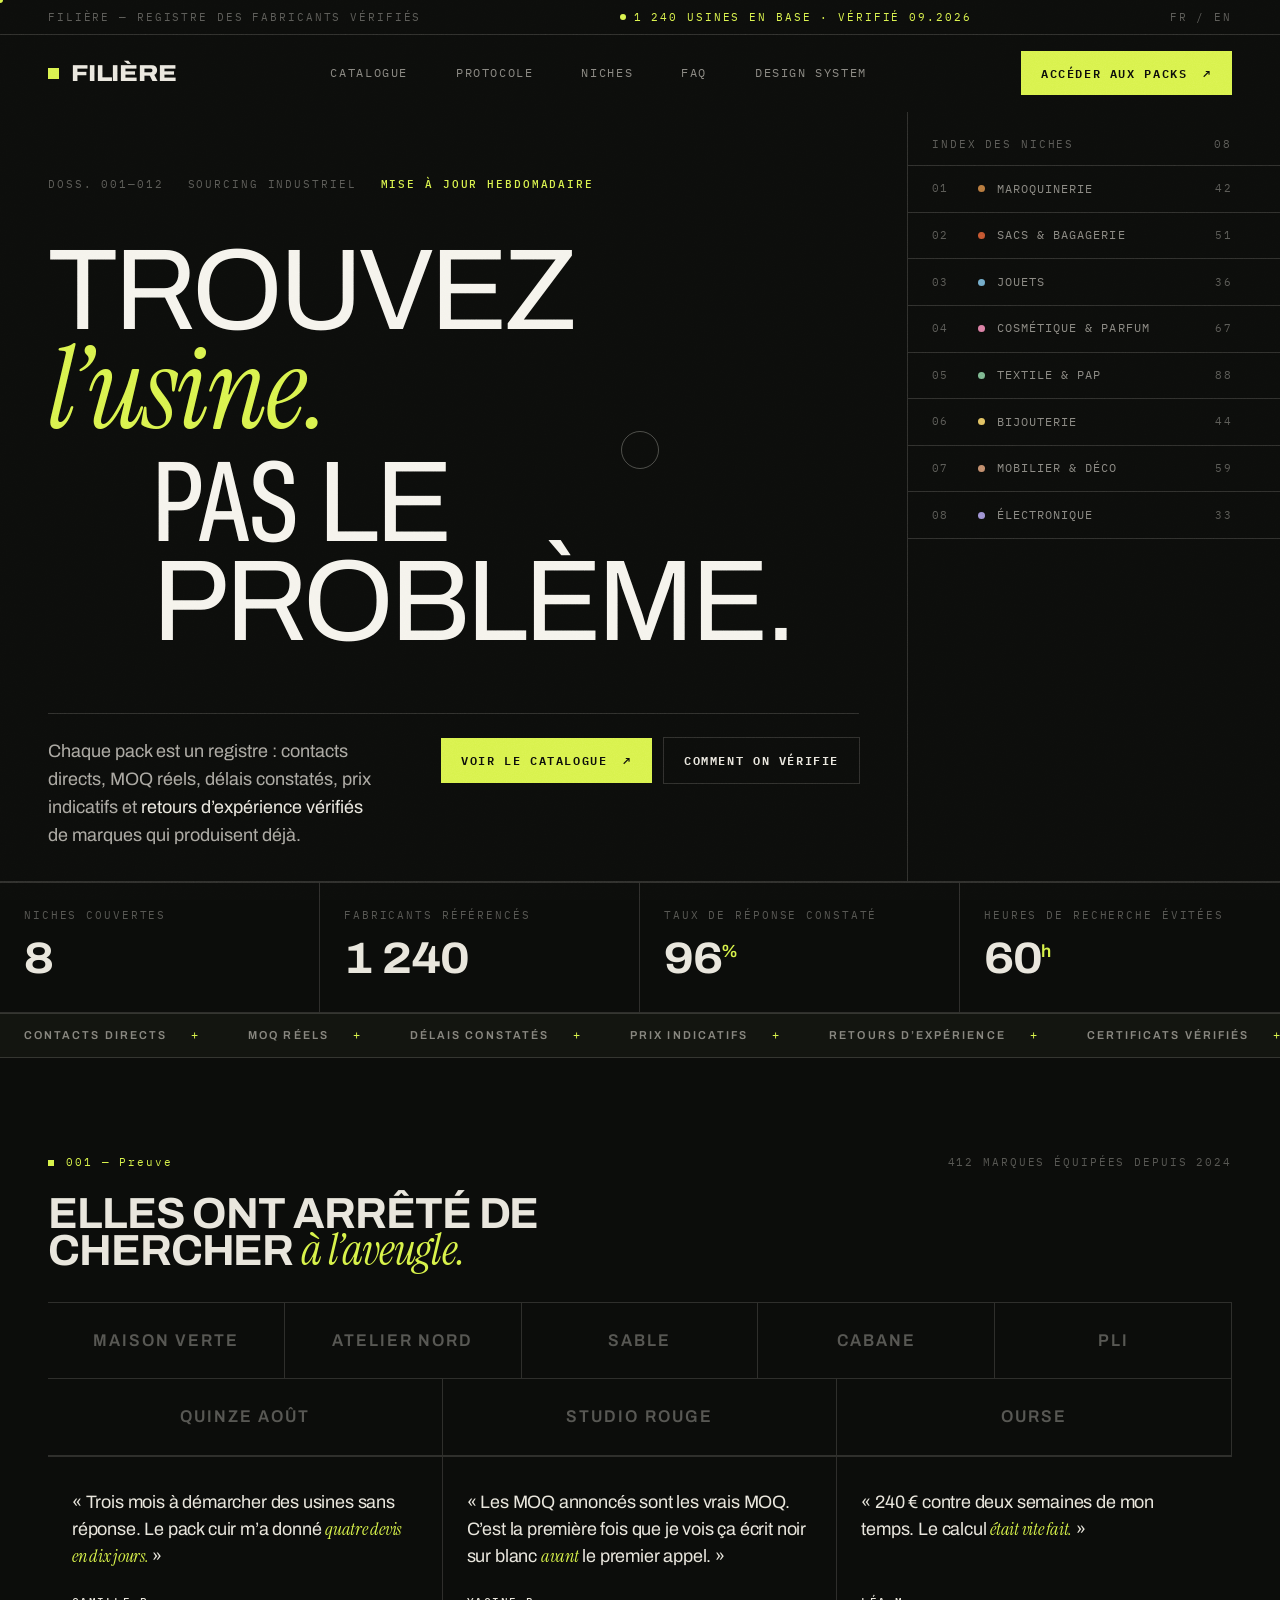
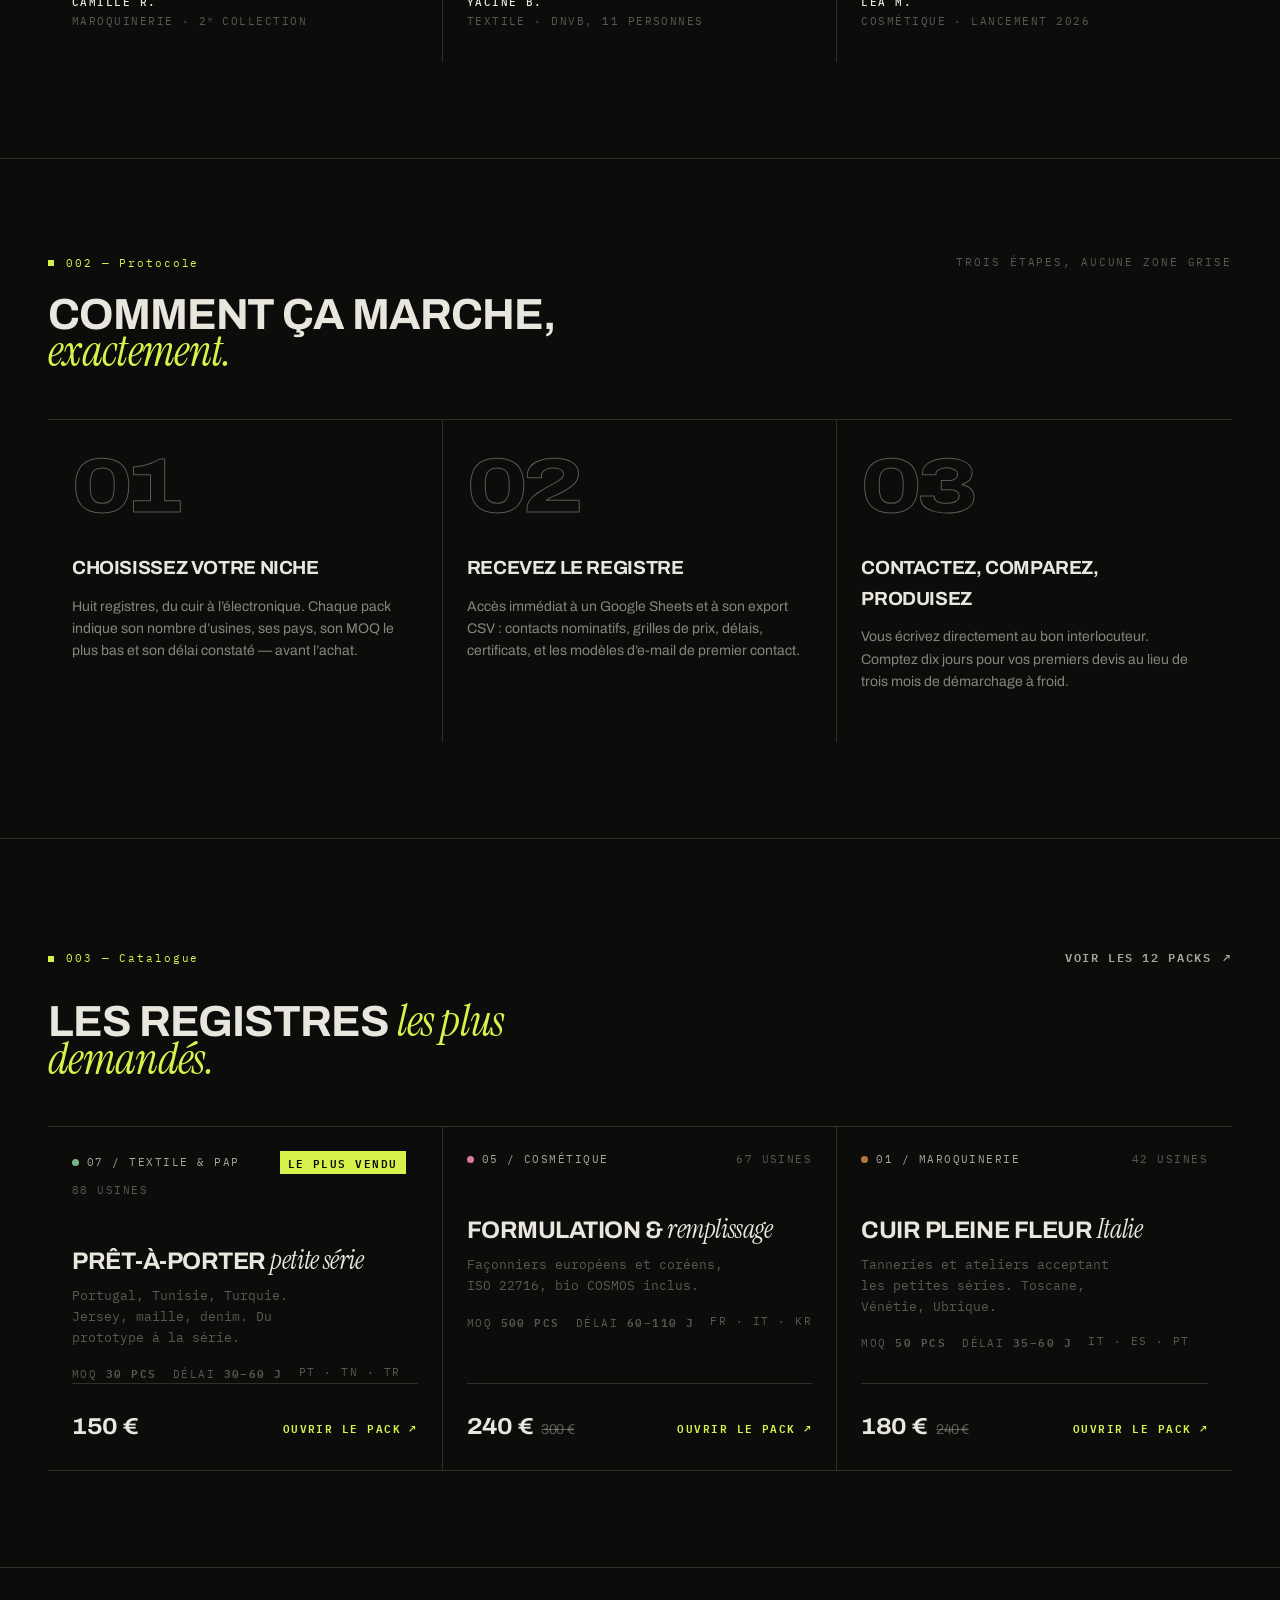
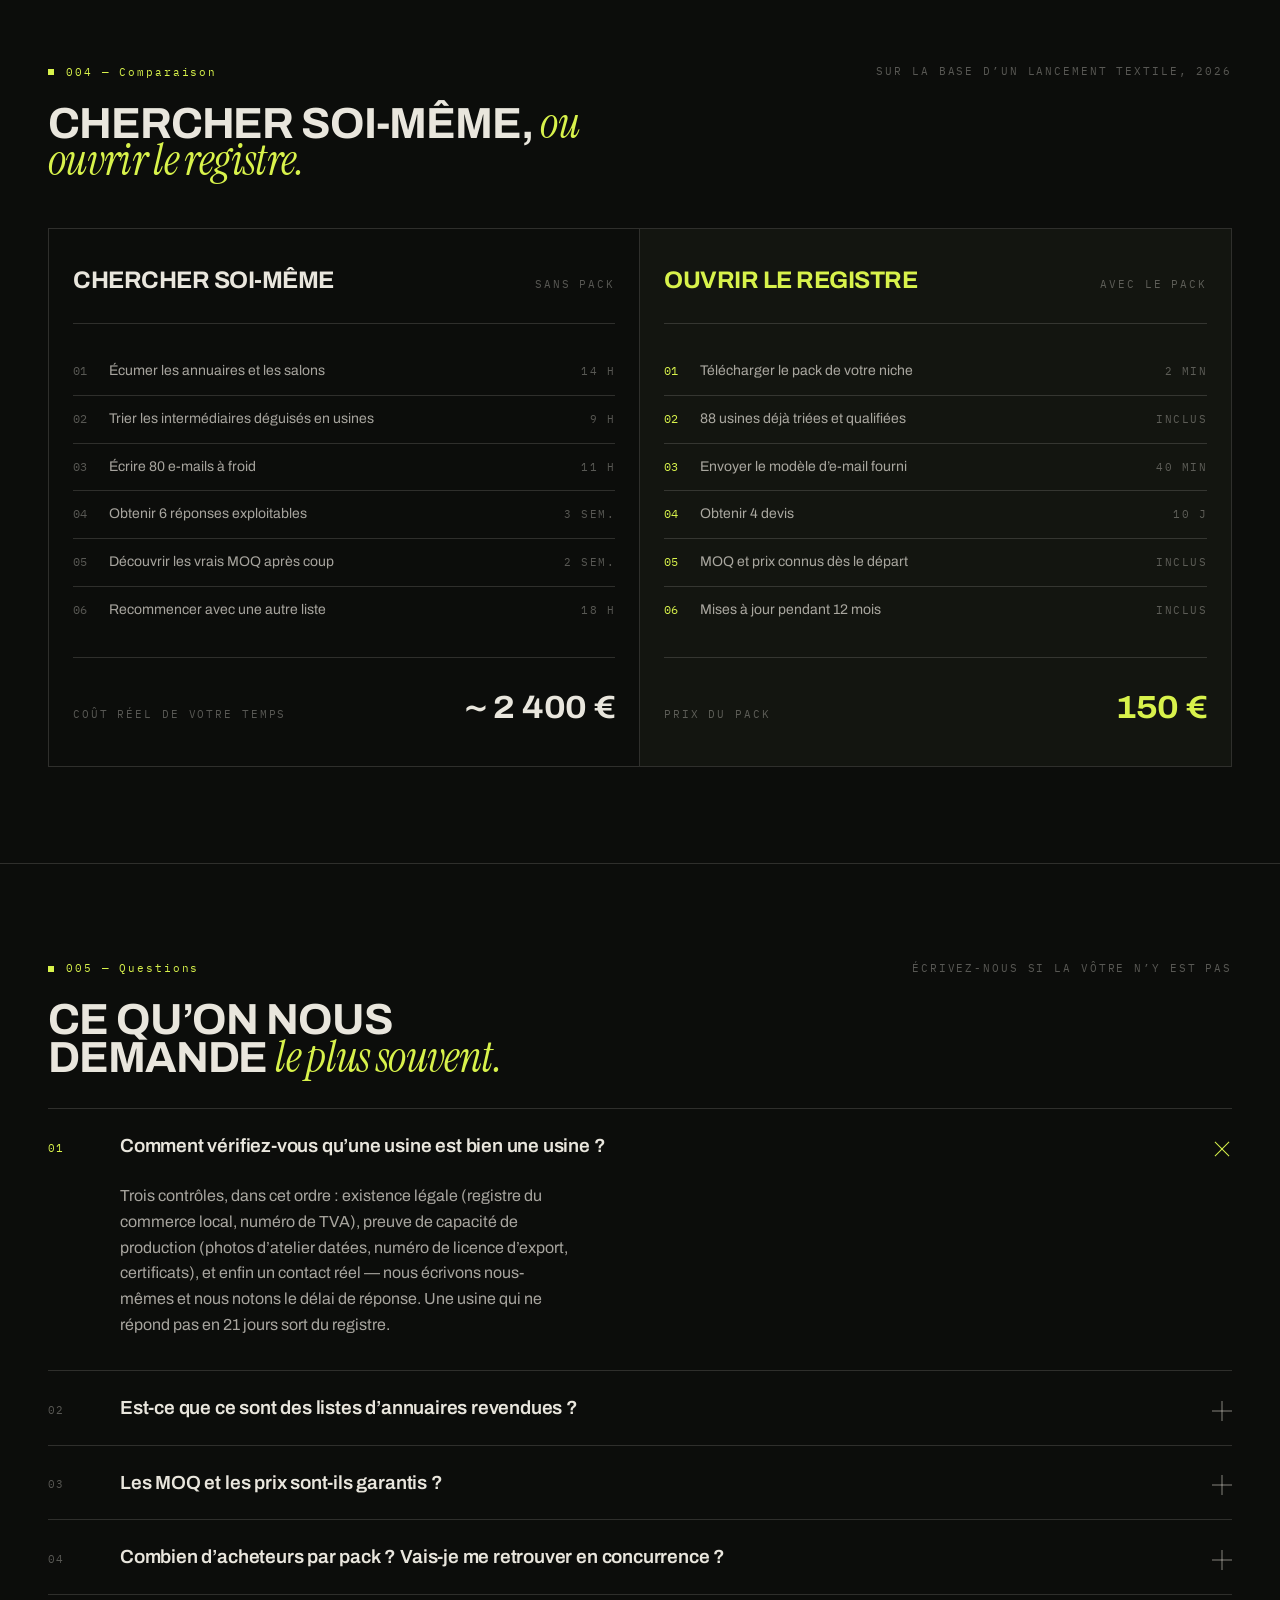
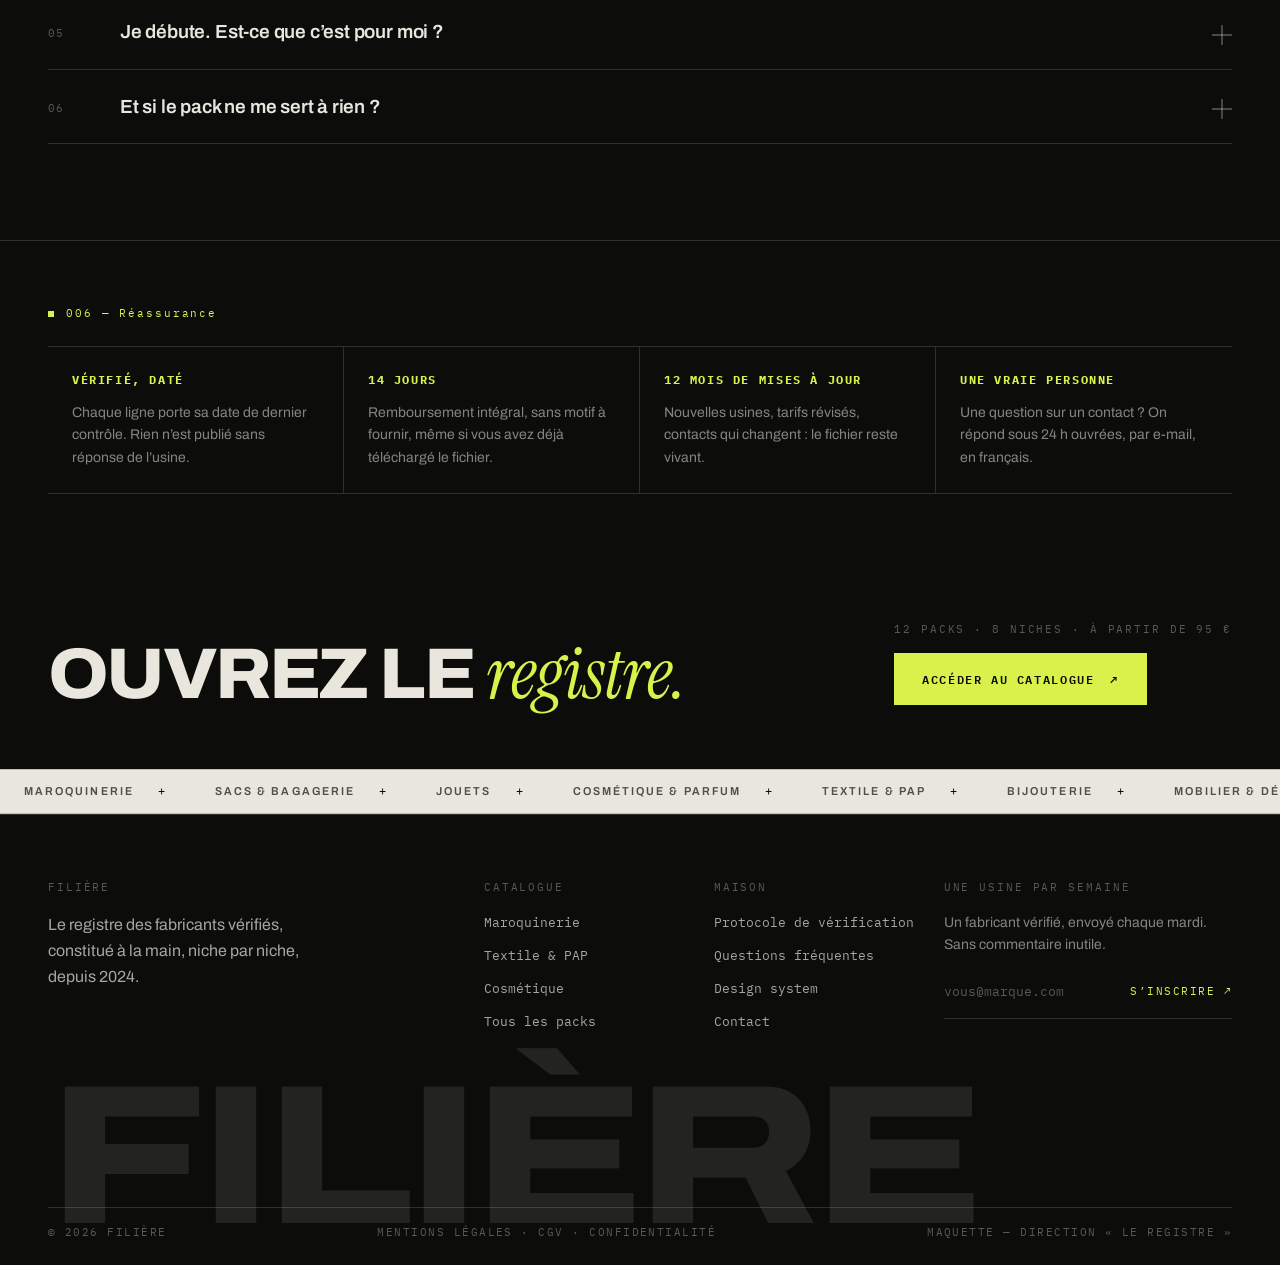
<file: index.html>
<!doctype html>
<html lang="fr">
<head>
<meta charset="utf-8">
<meta name="viewport" content="width=device-width,initial-scale=1">
<title>FILIÈRE — Le registre des fabricants vérifiés</title>
<meta name="description" content="Des packs de fournisseurs d'usines vérifiées, par niche : contacts directs, MOQ réels, délais constatés, prix indicatifs et retours d'expérience.">
<link rel="preconnect" href="https://fonts.googleapis.com">
<link rel="preconnect" href="https://fonts.gstatic.com" crossorigin>
<link href="https://fonts.googleapis.com/css2?family=Archivo:wdth,wght@62..125,300..900&family=IBM+Plex+Mono:wght@400;500;600&family=Instrument+Serif:ital@0;1&display=swap" rel="stylesheet">
<link rel="stylesheet" href="assets/css/tokens.css">
<link rel="stylesheet" href="assets/css/base.css">
<link rel="stylesheet" href="assets/css/composants.css">
<link rel="stylesheet" href="assets/css/pages.css">
<script>document.documentElement.classList.add("js")</script>
</head>
<body>

<a class="sauter-au-contenu" href="#contenu">Aller au contenu</a>

<!-- ═══ EN-TÊTE ═══════════════════════════════════════════════════ -->
<header class="entete">
  <div class="entete__annonce">
    <div class="conteneur mono-s">
      <span>Filière — registre des fabricants vérifiés</span>
      <span class="pastille-signal">1 240 usines en base · vérifié 09.2026</span>
      <span>FR / EN</span>
    </div>
  </div>
  <div class="conteneur">
    <div class="entete__barre">
      <a class="logo" href="index.html" aria-label="Filière, accueil"><i class="logo__marque" aria-hidden="true"></i>FILIÈRE</a>
      <nav class="nav" aria-label="Principal">
        <a href="catalogue.html">Catalogue</a>
        <a href="#methode">Protocole</a>
        <a href="#niches">Niches</a>
        <a href="#faq">FAQ</a>
        <a href="design-system.html">Design&nbsp;system</a>
      </nav>
      <a class="btn" href="catalogue.html" data-curseur="lien"><span>Accéder aux packs</span><span class="fleche" aria-hidden="true">↗</span></a>
      <button class="entete__burger" aria-label="Ouvrir le menu" aria-expanded="false"><i></i><i></i><i></i></button>
    </div>
  </div>
</header>

<nav class="menu-mobile conteneur" aria-label="Menu mobile">
  <a href="catalogue.html">Catalogue <span>01</span></a>
  <a href="#methode">Protocole <span>02</span></a>
  <a href="#niches">Niches <span>03</span></a>
  <a href="#faq">FAQ <span>04</span></a>
  <a href="design-system.html">Design system <span>05</span></a>
</nav>

<main id="contenu">

<!-- ═══ HERO ══════════════════════════════════════════════════════ -->
<section class="hero" data-rev-immediat data-rev>
  <div class="hero__voix">
    <p class="hero__ref rev" style="--i:0">
      <span>Doss. 001—012</span><span>Sourcing industriel</span><span><b>Mise à jour hebdomadaire</b></span>
    </p>

    <h1 class="hero__titre">
      <span class="rev-masque"><span style="--i:0">Trouvez <em class="serif">l’usine.</em></span></span>
      <span class="rev-masque l2"><span style="--i:1"><span class="etroit">Pas</span> le problème.</span></span>
    </h1>

    <div class="hero__bas">
      <p class="chapo rev" style="--i:2">Chaque pack est un registre&nbsp;: contacts directs, MOQ réels, délais constatés, prix indicatifs et <strong style="color:var(--craie)">retours d’expérience vérifiés</strong> de marques qui produisent déjà.</p>
      <div class="hero__actions rev" style="--i:3">
        <a class="btn" href="catalogue.html" data-curseur="lien"><span>Voir le catalogue</span><span class="fleche" aria-hidden="true">↗</span></a>
        <a class="btn btn--secondaire" href="#methode" data-curseur="lien"><span>Comment on vérifie</span></a>
      </div>
    </div>
  </div>

  <aside class="index" id="niches" aria-label="Index des niches">
    <div class="index__tete"><span>Index des niches</span><span>08</span></div>
    <a class="index__ligne" href="catalogue.html?niche=maroquinerie" data-curseur="lien"><span class="index__num">01</span><span class="index__nom"><i class="point" style="background:#B4763C"></i>Maroquinerie</span><span class="index__nb">42</span></a>
    <a class="index__ligne" href="catalogue.html?niche=bagagerie"    data-curseur="lien"><span class="index__num">02</span><span class="index__nom"><i class="point" style="background:#C2542F"></i>Sacs &amp; bagagerie</span><span class="index__nb">51</span></a>
    <a class="index__ligne" href="catalogue.html?niche=jouets"       data-curseur="lien"><span class="index__num">03</span><span class="index__nom"><i class="point" style="background:#6FA8C7"></i>Jouets</span><span class="index__nb">36</span></a>
    <a class="index__ligne" href="catalogue.html?niche=cosmetique"   data-curseur="lien"><span class="index__num">04</span><span class="index__nom"><i class="point" style="background:#D97BA0"></i>Cosmétique &amp; parfum</span><span class="index__nb">67</span></a>
    <a class="index__ligne" href="catalogue.html?niche=textile"      data-curseur="lien"><span class="index__num">05</span><span class="index__nom"><i class="point" style="background:#79B58C"></i>Textile &amp; PAP</span><span class="index__nb">88</span></a>
    <a class="index__ligne" href="catalogue.html?niche=bijouterie"   data-curseur="lien"><span class="index__num">06</span><span class="index__nom"><i class="point" style="background:#E0C060"></i>Bijouterie</span><span class="index__nb">44</span></a>
    <a class="index__ligne" href="catalogue.html?niche=mobilier"     data-curseur="lien"><span class="index__num">07</span><span class="index__nom"><i class="point" style="background:#C08A6A"></i>Mobilier &amp; déco</span><span class="index__nb">59</span></a>
    <a class="index__ligne" href="catalogue.html?niche=electronique" data-curseur="lien"><span class="index__num">08</span><span class="index__nom"><i class="point" style="background:#9B8FD1"></i>Électronique</span><span class="index__nb">33</span></a>
  </aside>
</section>

<!-- ═══ CHIFFRES ══════════════════════════════════════════════════ -->
<dl class="chiffres" data-rev>
  <div><dt>Niches couvertes</dt><dd><span class="compteur" data-compteur="8">8</span></dd></div>
  <div><dt>Fabricants référencés</dt><dd><span class="compteur" data-compteur="1240">1 240</span></dd></div>
  <div><dt>Taux de réponse constaté</dt><dd><span class="compteur" data-compteur="96">96</span><sup>%</sup></dd></div>
  <div><dt>Heures de recherche évitées</dt><dd><span class="compteur" data-compteur="60">60</span><sup>h</sup></dd></div>
</dl>

<!-- ═══ BANDEAU DÉFILANT ══════════════════════════════════════════ -->
<div class="marquee" aria-hidden="true">
  <div class="marquee__piste"><div class="marquee__groupe">
    <span class="marquee__item">Contacts directs</span>
    <span class="marquee__item">MOQ réels</span>
    <span class="marquee__item">Délais constatés</span>
    <span class="marquee__item">Prix indicatifs</span>
    <span class="marquee__item">Retours d’expérience</span>
    <span class="marquee__item">Certificats vérifiés</span>
    <span class="marquee__item">Mise à jour continue</span>
  </div></div>
</div>

<!-- ═══ PREUVE SOCIALE ════════════════════════════════════════════ -->
<section class="section section--sans-filet" data-rev>
  <div class="conteneur">
    <div class="titre-section">
      <span class="num-section">001 — Preuve</span>
      <span class="mono-s">412 marques équipées depuis 2024</span>
    </div>
    <h2 class="d3 rev" style="max-width:20ch;margin-bottom:var(--e-6)">Elles ont arrêté de chercher <em class="serif signal">à l’aveugle.</em></h2>
  </div>

  <div class="conteneur">
    <div class="marques" data-decale>
      <span>Maison Verte</span><span>Atelier Nord</span><span>Sable</span><span>Cabane</span>
      <span>Pli</span><span>Quinze&nbsp;Août</span><span>Studio Rouge</span><span>Ourse</span>
    </div>
  </div>

  <div class="conteneur">
    <div class="temoignages" data-decale=".temoignage">
      <figure class="temoignage rev">
        <blockquote>«&nbsp;Trois mois à démarcher des usines sans réponse. Le pack cuir m’a donné <em class="serif">quatre devis en dix jours.</em>&nbsp;»</blockquote>
        <figcaption><b>Camille R.</b><span>Maroquinerie · 2ᵉ collection</span></figcaption>
      </figure>
      <figure class="temoignage rev">
        <blockquote>«&nbsp;Les MOQ annoncés sont les vrais MOQ. C’est la première fois que je vois ça écrit noir sur blanc <em class="serif">avant</em> le premier appel.&nbsp;»</blockquote>
        <figcaption><b>Yacine B.</b><span>Textile · DNVB, 11 personnes</span></figcaption>
      </figure>
      <figure class="temoignage rev">
        <blockquote>«&nbsp;240 € contre deux semaines de mon temps. Le calcul <em class="serif">était vite fait.</em>&nbsp;»</blockquote>
        <figcaption><b>Léa M.</b><span>Cosmétique · lancement 2026</span></figcaption>
      </figure>
    </div>
  </div>
</section>

<!-- ═══ MÉTHODE / 3 ÉTAPES ════════════════════════════════════════ -->
<section class="section" id="methode" data-rev>
  <div class="conteneur">
    <div class="titre-section">
      <span class="num-section">002 — Protocole</span>
      <span class="mono-s">Trois étapes, aucune zone grise</span>
    </div>
    <h2 class="d3 rev" style="max-width:22ch;margin-bottom:var(--e-7)">Comment ça marche, <em class="serif signal">exactement.</em></h2>

    <div class="etapes" data-decale=".etape">
      <article class="etape rev">
        <p class="etape__num">01</p>
        <h3 class="etape__titre">Choisissez votre niche</h3>
        <p class="corps-s">Huit registres, du cuir à l’électronique. Chaque pack indique son nombre d’usines, ses pays, son MOQ le plus bas et son délai constaté&nbsp;— avant l’achat.</p>
      </article>
      <article class="etape rev">
        <p class="etape__num">02</p>
        <h3 class="etape__titre">Recevez le registre</h3>
        <p class="corps-s">Accès immédiat à un Google Sheets et à son export CSV&nbsp;: contacts nominatifs, grilles de prix, délais, certificats, et les modèles d’e-mail de premier contact.</p>
      </article>
      <article class="etape rev">
        <p class="etape__num">03</p>
        <h3 class="etape__titre">Contactez, comparez, produisez</h3>
        <p class="corps-s">Vous écrivez directement au bon interlocuteur. Comptez dix jours pour vos premiers devis au lieu de trois mois de démarchage à froid.</p>
      </article>
    </div>
  </div>
</section>

<!-- ═══ PACKS LES PLUS VENDUS ═════════════════════════════════════ -->
<section class="section" data-rev>
  <div class="conteneur">
    <div class="titre-section">
      <span class="num-section">003 — Catalogue</span>
      <a class="btn btn--fantome" href="catalogue.html" data-curseur="lien"><span>Voir les 12 packs</span><span class="fleche" aria-hidden="true">↗</span></a>
    </div>
    <h2 class="d3 rev" style="max-width:22ch;margin-bottom:var(--e-7)">Les registres <em class="serif signal">les plus demandés.</em></h2>
  </div>

  <div class="conteneur">
    <div class="grille-packs" data-decale=".carte">

      <a class="carte n-textile rev" href="catalogue.html#pack=tex-01" data-curseur="ouvrir">
        <span class="carte__tete"><span class="badge n-textile">07 / Textile &amp; PAP</span><span class="ruban">Le plus vendu</span><span>88 usines</span></span>
        <span class="carte__titre">Prêt-à-porter <em class="serif">petite série</em></span>
        <span class="carte__desc">Portugal, Tunisie, Turquie. Jersey, maille, denim. Du prototype à la série.</span>
        <span class="carte__specs">
          <span class="carte__spec">MOQ <b>30 pcs</b></span>
          <span class="carte__spec">Délai <b>30–60 j</b></span>
          <span class="carte__spec">PT · TN · TR</span>
        </span>
        <span class="carte__pied">
          <span class="carte__prix">150 €</span>
          <span class="carte__cta">Ouvrir le pack <i class="carte__fleche">↗</i></span>
        </span>
      </a>

      <a class="carte n-cosmetique rev" href="catalogue.html#pack=cos-01" data-curseur="ouvrir">
        <span class="carte__tete"><span class="badge n-cosmetique">05 / Cosmétique</span><span>67 usines</span></span>
        <span class="carte__titre">Formulation &amp; <em class="serif">remplissage</em></span>
        <span class="carte__desc">Façonniers européens et coréens, ISO 22716, bio COSMOS inclus.</span>
        <span class="carte__specs">
          <span class="carte__spec">MOQ <b>500 pcs</b></span>
          <span class="carte__spec">Délai <b>60–110 j</b></span>
          <span class="carte__spec">FR · IT · KR</span>
        </span>
        <span class="carte__pied">
          <span class="carte__prix">240 €<s>300 €</s></span>
          <span class="carte__cta">Ouvrir le pack <i class="carte__fleche">↗</i></span>
        </span>
      </a>

      <a class="carte n-maroquinerie rev" href="catalogue.html#pack=mar-01" data-curseur="ouvrir">
        <span class="carte__tete"><span class="badge n-maroquinerie">01 / Maroquinerie</span><span>42 usines</span></span>
        <span class="carte__titre">Cuir pleine fleur <em class="serif">Italie</em></span>
        <span class="carte__desc">Tanneries et ateliers acceptant les petites séries. Toscane, Vénétie, Ubrique.</span>
        <span class="carte__specs">
          <span class="carte__spec">MOQ <b>50 pcs</b></span>
          <span class="carte__spec">Délai <b>35–60 j</b></span>
          <span class="carte__spec">IT · ES · PT</span>
        </span>
        <span class="carte__pied">
          <span class="carte__prix">180 €<s>240 €</s></span>
          <span class="carte__cta">Ouvrir le pack <i class="carte__fleche">↗</i></span>
        </span>
      </a>

    </div>
  </div>
</section>

<!-- ═══ AVANT / APRÈS ═════════════════════════════════════════════ -->
<section class="section" data-rev>
  <div class="conteneur">
    <div class="titre-section">
      <span class="num-section">004 — Comparaison</span>
      <span class="mono-s">Sur la base d’un lancement textile, 2026</span>
    </div>
    <h2 class="d3 rev" style="max-width:24ch;margin-bottom:var(--e-7)">Chercher soi-même, <em class="serif signal">ou ouvrir le registre.</em></h2>

    <div class="comparatif rev">
      <div class="comparatif__col">
        <div class="comparatif__tete">
          <span class="comparatif__titre">Chercher soi-même</span>
          <span class="mono-s">Sans pack</span>
        </div>
        <ul>
          <li><span class="marque">01</span><span>Écumer les annuaires et les salons</span><span class="duree">14 h</span></li>
          <li><span class="marque">02</span><span>Trier les intermédiaires déguisés en usines</span><span class="duree">9 h</span></li>
          <li><span class="marque">03</span><span>Écrire 80 e-mails à froid</span><span class="duree">11 h</span></li>
          <li><span class="marque">04</span><span>Obtenir 6 réponses exploitables</span><span class="duree">3 sem.</span></li>
          <li><span class="marque">05</span><span>Découvrir les vrais MOQ après coup</span><span class="duree">2 sem.</span></li>
          <li><span class="marque">06</span><span>Recommencer avec une autre liste</span><span class="duree">18 h</span></li>
        </ul>
        <div class="comparatif__total">
          <span class="mono-s">Coût réel de votre temps</span>
          <b>~ 2 400 €</b>
        </div>
      </div>

      <div class="comparatif__col comparatif__col--apres">
        <div class="comparatif__tete">
          <span class="comparatif__titre">Ouvrir le registre</span>
          <span class="mono-s signal">Avec le pack</span>
        </div>
        <ul class="comparatif--apres">
          <li><span class="marque">01</span><span>Télécharger le pack de votre niche</span><span class="duree">2 min</span></li>
          <li><span class="marque">02</span><span>88 usines déjà triées et qualifiées</span><span class="duree">inclus</span></li>
          <li><span class="marque">03</span><span>Envoyer le modèle d’e-mail fourni</span><span class="duree">40 min</span></li>
          <li><span class="marque">04</span><span>Obtenir 4 devis</span><span class="duree">10 j</span></li>
          <li><span class="marque">05</span><span>MOQ et prix connus dès le départ</span><span class="duree">inclus</span></li>
          <li><span class="marque">06</span><span>Mises à jour pendant 12 mois</span><span class="duree">inclus</span></li>
        </ul>
        <div class="comparatif__total">
          <span class="mono-s">Prix du pack</span>
          <b>150 €</b>
        </div>
      </div>
    </div>
  </div>
</section>

<!-- ═══ FAQ ═══════════════════════════════════════════════════════ -->
<section class="section" id="faq" data-rev>
  <div class="conteneur">
    <div class="titre-section">
      <span class="num-section">005 — Questions</span>
      <span class="mono-s">Écrivez-nous si la vôtre n’y est pas</span>
    </div>
    <h2 class="d3 rev" style="max-width:20ch;margin-bottom:var(--e-6)">Ce qu’on nous demande <em class="serif signal">le plus souvent.</em></h2>

    <div class="faq rev">
      <div class="faq__item" data-ouvert>
        <button class="faq__tete" aria-expanded="true">
          <span class="faq__num">01</span>
          <span class="faq__q">Comment vérifiez-vous qu’une usine est bien une usine&nbsp;?</span>
          <span class="faq__signe" aria-hidden="true"></span>
        </button>
        <div class="faq__corps"><div><p class="faq__r">Trois contrôles, dans cet ordre&nbsp;: existence légale (registre du commerce local, numéro de TVA), preuve de capacité de production (photos d’atelier datées, numéro de licence d’export, certificats), et enfin un contact réel&nbsp;— nous écrivons nous-mêmes et nous notons le délai de réponse. Une usine qui ne répond pas en 21 jours sort du registre.</p></div></div>
      </div>

      <div class="faq__item">
        <button class="faq__tete" aria-expanded="false">
          <span class="faq__num">02</span>
          <span class="faq__q">Est-ce que ce sont des listes d’annuaires revendues&nbsp;?</span>
          <span class="faq__signe" aria-hidden="true"></span>
        </button>
        <div class="faq__corps"><div><p class="faq__r">Non. Aucune ligne ne vient d’un annuaire public. Chaque fiche est constituée à la main&nbsp;: un contact nominatif, pas une adresse générique, et une grille de prix obtenue en demandant un devis. C’est précisément ce travail-là que vous achetez.</p></div></div>
      </div>

      <div class="faq__item">
        <button class="faq__tete" aria-expanded="false">
          <span class="faq__num">03</span>
          <span class="faq__q">Les MOQ et les prix sont-ils garantis&nbsp;?</span>
          <span class="faq__signe" aria-hidden="true"></span>
        </button>
        <div class="faq__corps"><div><p class="faq__r">Ils sont <em>constatés</em>, pas garantis&nbsp;: ce sont les conditions obtenues lors de notre dernier échange, avec la date. Une usine reste libre de faire évoluer ses tarifs. C’est pour cette raison que la date de vérification figure sur chaque ligne, et que les mises à jour sont incluses pendant douze mois.</p></div></div>
      </div>

      <div class="faq__item">
        <button class="faq__tete" aria-expanded="false">
          <span class="faq__num">04</span>
          <span class="faq__q">Combien d’acheteurs par pack&nbsp;? Vais-je me retrouver en concurrence&nbsp;?</span>
          <span class="faq__signe" aria-hidden="true"></span>
        </button>
        <div class="faq__corps"><div><p class="faq__r">Les packs ne sont pas limités en nombre d’acheteurs, et nous préférons le dire franchement. En revanche, chaque registre compte entre 26 et 88 usines réparties sur plusieurs pays&nbsp;: la probabilité que deux marques visent le même atelier avec le même produit est faible. Si vous cherchez l’exclusivité, c’est un accompagnement sur mesure, pas un pack.</p></div></div>
      </div>

      <div class="faq__item">
        <button class="faq__tete" aria-expanded="false">
          <span class="faq__num">05</span>
          <span class="faq__q">Je débute. Est-ce que c’est pour moi&nbsp;?</span>
          <span class="faq__signe" aria-hidden="true"></span>
        </button>
        <div class="faq__corps"><div><p class="faq__r">Oui, à une condition&nbsp;: savoir ce que vous voulez produire. Le registre indique le MOQ le plus bas de chaque niche&nbsp;— 30 pièces en textile, 50 en maroquinerie&nbsp;— justement pour les premières séries. Chaque pack contient aussi une notice de prise en main et des modèles d’e-mail en trois langues.</p></div></div>
      </div>

      <div class="faq__item">
        <button class="faq__tete" aria-expanded="false">
          <span class="faq__num">06</span>
          <span class="faq__q">Et si le pack ne me sert à rien&nbsp;?</span>
          <span class="faq__signe" aria-hidden="true"></span>
        </button>
        <div class="faq__corps"><div><p class="faq__r">Remboursement sous 14 jours, sans justificatif, même après téléchargement. Le produit est immatériel&nbsp;: la seule garantie qui vaut quelque chose, c’est celle qui ne vous demande rien.</p></div></div>
      </div>
    </div>
  </div>
</section>

<!-- ═══ RÉASSURANCE ═══════════════════════════════════════════════ -->
<section class="section section--dense" data-rev>
  <div class="conteneur">
    <div class="titre-section">
      <span class="num-section">006 — Réassurance</span>
    </div>
    <div class="reassurance" data-decale>
      <div class="rev"><h3>Vérifié, daté</h3><p class="corps-s">Chaque ligne porte sa date de dernier contrôle. Rien n’est publié sans réponse de l’usine.</p></div>
      <div class="rev"><h3>14 jours</h3><p class="corps-s">Remboursement intégral, sans motif à fournir, même si vous avez déjà téléchargé le fichier.</p></div>
      <div class="rev"><h3>12 mois de mises à jour</h3><p class="corps-s">Nouvelles usines, tarifs révisés, contacts qui changent&nbsp;: le fichier reste vivant.</p></div>
      <div class="rev"><h3>Une vraie personne</h3><p class="corps-s">Une question sur un contact&nbsp;? On répond sous 24 h ouvrées, par e-mail, en français.</p></div>
    </div>
  </div>
</section>

<!-- ═══ APPEL FINAL ═══════════════════════════════════════════════ -->
<section class="conteneur" data-rev>
  <div class="appel">
    <h2 class="d2 rev" style="max-width:16ch">Ouvrez le <em class="serif signal">registre.</em></h2>
    <div class="rev" style="--i:1">
      <p class="mono-s" style="margin-bottom:var(--e-4)">12 packs · 8 niches · à partir de 95 €</p>
      <a class="btn btn--large" href="catalogue.html" data-curseur="lien"><span>Accéder au catalogue</span><span class="fleche" aria-hidden="true">↗</span></a>
    </div>
  </div>
</section>

<div class="marquee marquee--inverse" aria-hidden="true">
  <div class="marquee__piste"><div class="marquee__groupe">
    <span class="marquee__item">Maroquinerie</span>
    <span class="marquee__item">Sacs &amp; bagagerie</span>
    <span class="marquee__item">Jouets</span>
    <span class="marquee__item">Cosmétique &amp; parfum</span>
    <span class="marquee__item">Textile &amp; PAP</span>
    <span class="marquee__item">Bijouterie</span>
    <span class="marquee__item">Mobilier &amp; déco</span>
    <span class="marquee__item">Électronique</span>
  </div></div>
</div>

</main>

<!-- ═══ PIED DE PAGE ══════════════════════════════════════════════ -->
<footer class="pied">
  <div class="conteneur">
    <div class="pied__haut">
      <div>
        <p class="pied__titre">Filière</p>
        <p class="corps" style="max-width:32ch">Le registre des fabricants vérifiés, constitué à la main, niche par niche, depuis 2024.</p>
      </div>
      <div>
        <p class="pied__titre">Catalogue</p>
        <div class="pied__liens">
          <a href="catalogue.html?niche=maroquinerie">Maroquinerie</a>
          <a href="catalogue.html?niche=textile">Textile &amp; PAP</a>
          <a href="catalogue.html?niche=cosmetique">Cosmétique</a>
          <a href="catalogue.html">Tous les packs</a>
        </div>
      </div>
      <div>
        <p class="pied__titre">Maison</p>
        <div class="pied__liens">
          <a href="#methode">Protocole de vérification</a>
          <a href="#faq">Questions fréquentes</a>
          <a href="design-system.html">Design system</a>
          <a href="#">Contact</a>
        </div>
      </div>
      <div>
        <p class="pied__titre">Une usine par semaine</p>
        <p class="corps-s" style="margin-bottom:var(--e-4)">Un fabricant vérifié, envoyé chaque mardi. Sans commentaire inutile.</p>
        <form class="infolettre" onsubmit="return false">
          <label class="sr" for="courriel">Votre adresse e-mail</label>
          <input id="courriel" type="email" placeholder="vous@marque.com" autocomplete="email">
          <button type="submit">S’inscrire ↗</button>
        </form>
      </div>
    </div>
  </div>

  <div class="conteneur"><span class="pied__lettre" aria-hidden="true">Filière</span></div>

  <div class="conteneur">
    <div class="pied__bas">
      <span>© <span data-annee>2026</span> Filière</span>
      <span>Mentions légales · CGV · Confidentialité</span>
      <span>Maquette — direction « Le Registre »</span>
    </div>
  </div>
</footer>

<script src="assets/js/site.js"></script>
</body>
</html>
</file>
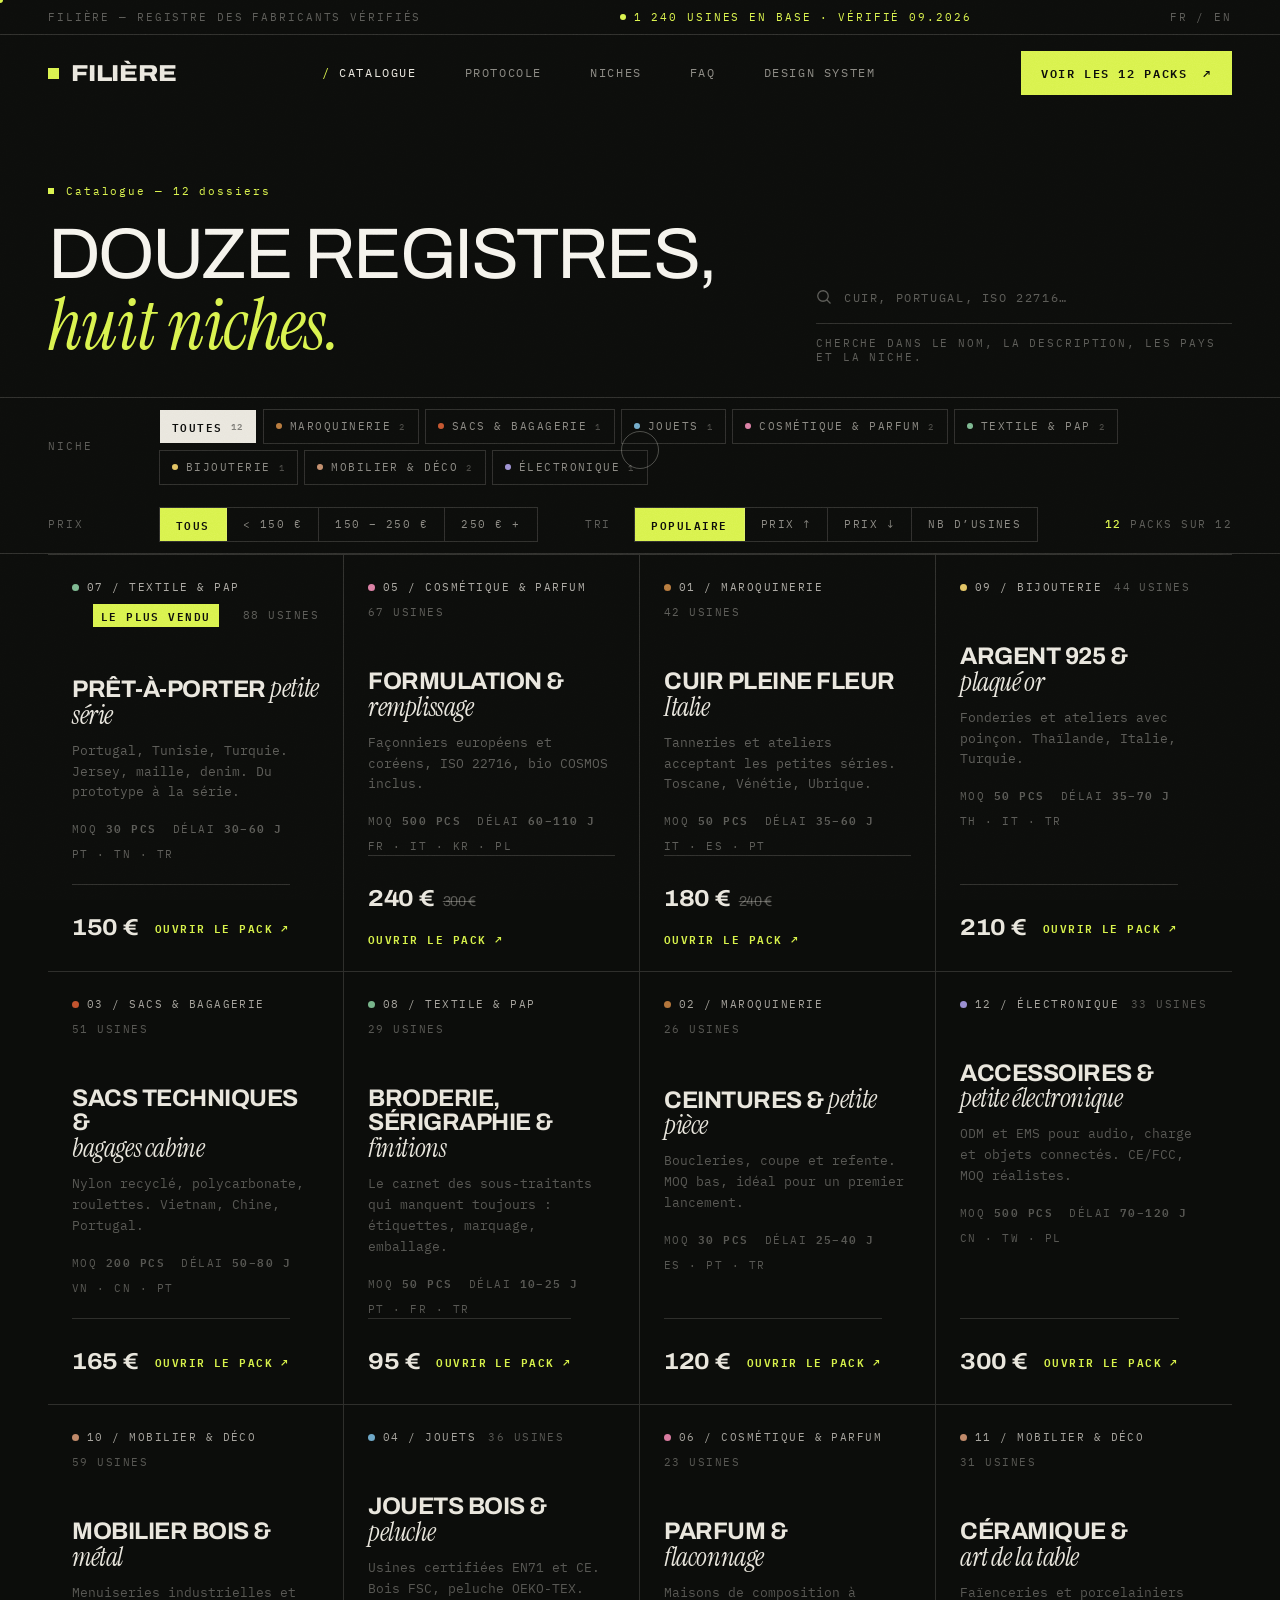
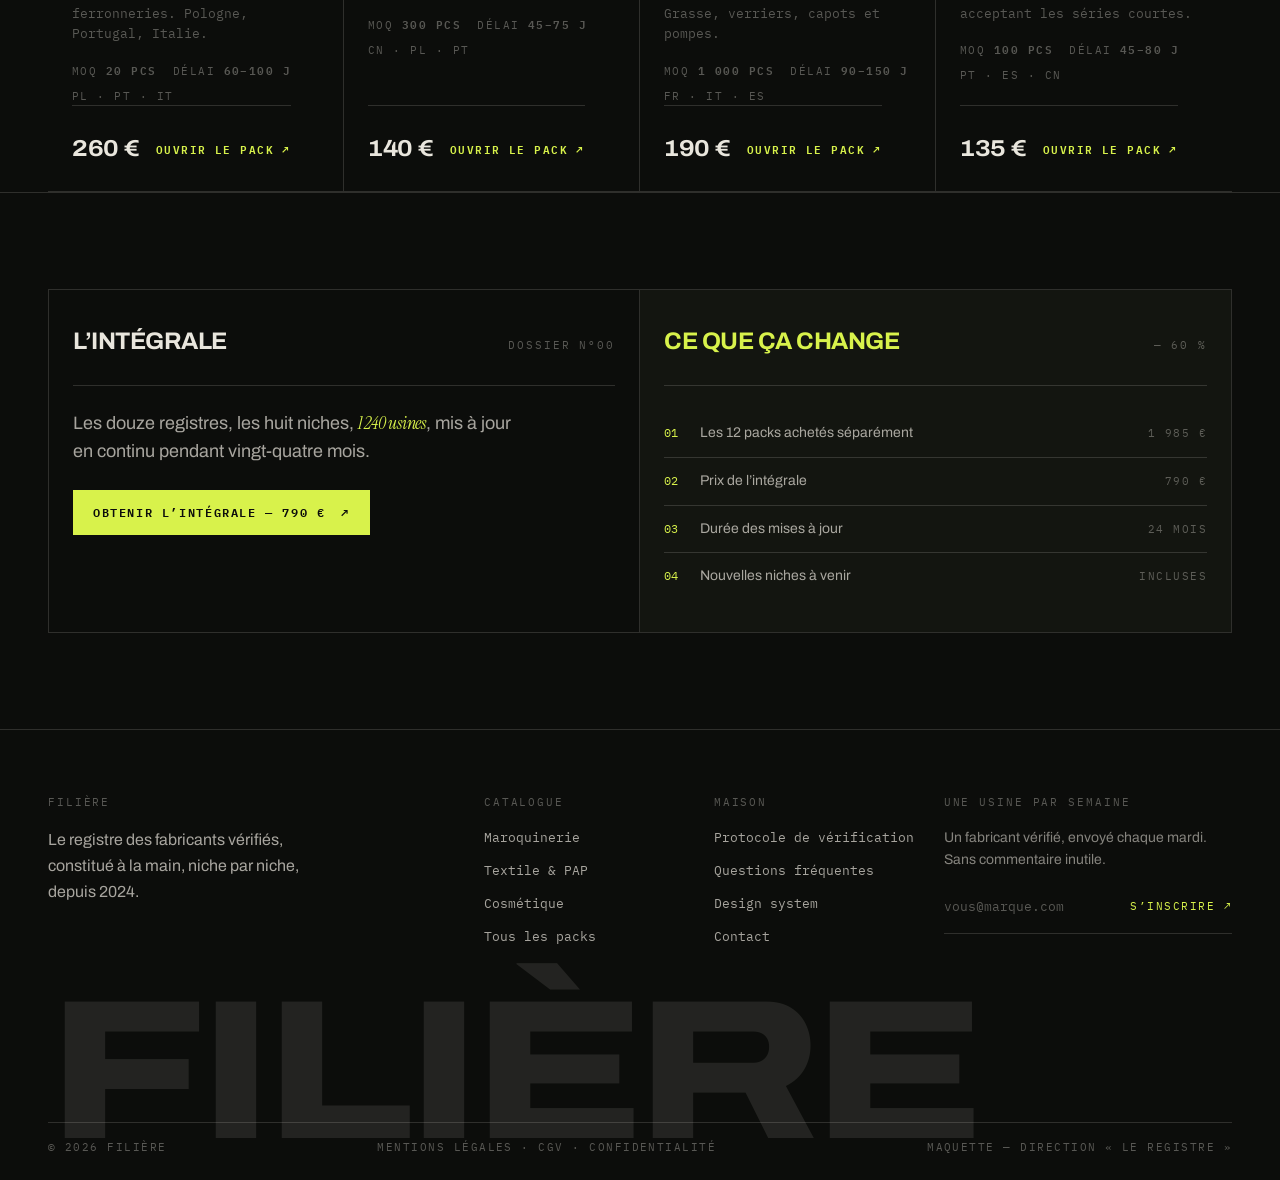
<file: catalogue.html>
<!doctype html>
<html lang="fr">
<head>
<meta charset="utf-8">
<meta name="viewport" content="width=device-width,initial-scale=1">
<title>Catalogue — FILIÈRE</title>
<meta name="description" content="Les 12 packs de fournisseurs d'usines vérifiées, filtrables par niche et par prix.">
<link rel="preconnect" href="https://fonts.googleapis.com">
<link rel="preconnect" href="https://fonts.gstatic.com" crossorigin>
<link href="https://fonts.googleapis.com/css2?family=Archivo:wdth,wght@62..125,300..900&family=IBM+Plex+Mono:wght@400;500;600&family=Instrument+Serif:ital@0;1&display=swap" rel="stylesheet">
<link rel="stylesheet" href="assets/css/tokens.css">
<link rel="stylesheet" href="assets/css/base.css">
<link rel="stylesheet" href="assets/css/composants.css">
<link rel="stylesheet" href="assets/css/pages.css">
<script>document.documentElement.classList.add("js")</script>
</head>
<body>

<a class="sauter-au-contenu" href="#contenu">Aller au contenu</a>

<header class="entete">
  <div class="entete__annonce">
    <div class="conteneur mono-s">
      <span>Filière — registre des fabricants vérifiés</span>
      <span class="pastille-signal">1 240 usines en base · vérifié 09.2026</span>
      <span>FR / EN</span>
    </div>
  </div>
  <div class="conteneur">
    <div class="entete__barre">
      <a class="logo" href="index.html" aria-label="Filière, accueil"><i class="logo__marque" aria-hidden="true"></i>FILIÈRE</a>
      <nav class="nav" aria-label="Principal">
        <a href="catalogue.html" aria-current="page">Catalogue</a>
        <a href="index.html#methode">Protocole</a>
        <a href="index.html#niches">Niches</a>
        <a href="index.html#faq">FAQ</a>
        <a href="design-system.html">Design&nbsp;system</a>
      </nav>
      <a class="btn" href="#grille-packs" data-curseur="lien"><span>Voir les 12 packs</span><span class="fleche" aria-hidden="true">↗</span></a>
      <button class="entete__burger" aria-label="Ouvrir le menu" aria-expanded="false"><i></i><i></i><i></i></button>
    </div>
  </div>
</header>

<nav class="menu-mobile conteneur" aria-label="Menu mobile">
  <a href="catalogue.html">Catalogue <span>01</span></a>
  <a href="index.html#methode">Protocole <span>02</span></a>
  <a href="index.html#niches">Niches <span>03</span></a>
  <a href="index.html#faq">FAQ <span>04</span></a>
  <a href="design-system.html">Design system <span>05</span></a>
</nav>

<main id="contenu">

  <!-- ═══ TÊTE DE CATALOGUE ═══════════════════════════════════════ -->
  <div class="conteneur" data-rev-immediat data-rev>
    <div class="cat-tete">
      <div>
        <p class="num-section rev" style="--i:0;margin-bottom:var(--e-5)">Catalogue — 12 dossiers</p>
        <h1 class="cat-tete__titre">
          <span class="rev-masque"><span style="--i:0">Douze registres,</span></span>
          <span class="rev-masque"><span style="--i:1"><em class="serif">huit niches.</em></span></span>
        </h1>
      </div>
      <div class="rev" style="--i:2">
        <label class="sr" for="champ-recherche">Rechercher un pack</label>
        <div class="recherche">
          <svg class="recherche__icone" width="16" height="16" viewBox="0 0 16 16" fill="none" aria-hidden="true">
            <circle cx="7" cy="7" r="5.25" stroke="currentColor" stroke-width="1.3"/>
            <path d="M11 11L14.5 14.5" stroke="currentColor" stroke-width="1.3"/>
          </svg>
          <input class="recherche__champ" id="champ-recherche" type="search" placeholder="Cuir, Portugal, ISO 22716…" autocomplete="off">
          <button class="recherche__effacer" id="effacer-recherche" type="button">Effacer</button>
        </div>
        <p class="mono-s" style="margin-top:var(--e-3)">Cherche dans le nom, la description, les pays et la niche.</p>
      </div>
    </div>
  </div>

  <!-- ═══ FILTRES ═════════════════════════════════════════════════ -->
  <div class="filtres">
    <div class="conteneur">
      <button class="filtres__bouton-mobile" aria-expanded="false">
        <span>Filtrer &amp; trier</span>
        <span id="compteur-resultats-mobile" class="mono-s">12 packs</span>
      </button>

      <div class="filtres__corps">
        <div class="filtres__ligne">
          <span class="filtres__label">Niche</span>
          <div class="filtres__groupe">
            <button class="puce puce--sans-point" data-filtre-niche="toutes" aria-pressed="true">Toutes <span class="puce__n">12</span></button>
            <button class="puce n-maroquinerie" data-filtre-niche="maroquinerie" aria-pressed="false">Maroquinerie <span class="puce__n">2</span></button>
            <button class="puce n-bagagerie"    data-filtre-niche="bagagerie"    aria-pressed="false">Sacs &amp; bagagerie <span class="puce__n">1</span></button>
            <button class="puce n-jouets"       data-filtre-niche="jouets"       aria-pressed="false">Jouets <span class="puce__n">1</span></button>
            <button class="puce n-cosmetique"   data-filtre-niche="cosmetique"   aria-pressed="false">Cosmétique &amp; parfum <span class="puce__n">2</span></button>
            <button class="puce n-textile"      data-filtre-niche="textile"      aria-pressed="false">Textile &amp; PAP <span class="puce__n">2</span></button>
            <button class="puce n-bijouterie"   data-filtre-niche="bijouterie"   aria-pressed="false">Bijouterie <span class="puce__n">1</span></button>
            <button class="puce n-mobilier"     data-filtre-niche="mobilier"     aria-pressed="false">Mobilier &amp; déco <span class="puce__n">2</span></button>
            <button class="puce n-electronique" data-filtre-niche="electronique" aria-pressed="false">Électronique <span class="puce__n">1</span></button>
          </div>
        </div>

        <div class="filtres__ligne">
          <span class="filtres__label">Prix</span>
          <div class="segment" role="group" aria-label="Filtrer par prix">
            <button data-filtre-prix="tous" aria-pressed="true">Tous</button>
            <button data-filtre-prix="p1"   aria-pressed="false">&lt; 150 €</button>
            <button data-filtre-prix="p2"   aria-pressed="false">150 – 250 €</button>
            <button data-filtre-prix="p3"   aria-pressed="false">250 € +</button>
          </div>

          <span class="filtres__label" style="min-width:auto;margin-left:var(--e-5)">Tri</span>
          <div class="segment" role="group" aria-label="Trier">
            <button data-tri="populaire" aria-pressed="true">Populaire</button>
            <button data-tri="prix-asc"  aria-pressed="false">Prix ↑</button>
            <button data-tri="prix-desc" aria-pressed="false">Prix ↓</button>
            <button data-tri="usines"    aria-pressed="false">Nb d’usines</button>
          </div>

          <span class="filtres__resultat" id="compteur-resultats"><b>12</b> packs sur 12</span>
        </div>
      </div>
    </div>
  </div>

  <!-- ═══ GRILLE ══════════════════════════════════════════════════ -->
  <div class="conteneur">
    <div class="grille-packs grille-packs--4" id="grille-packs" data-decale=".carte"></div>

    <div class="cat-vide" id="cat-vide" hidden>
      <p>Aucun pack ne correspond à ces critères.</p>
      <button class="btn btn--secondaire" onclick="location.href='catalogue.html'"><span>Réinitialiser les filtres</span></button>
    </div>
  </div>

  <!-- ═══ L'INTÉGRALE ═════════════════════════════════════════════ -->
  <section class="section" data-rev>
    <div class="conteneur">
      <div class="comparatif rev">
        <div class="comparatif__col">
          <div class="comparatif__tete">
            <span class="comparatif__titre">L’intégrale</span>
            <span class="mono-s">Dossier n°00</span>
          </div>
          <p class="chapo" style="margin-bottom:var(--e-5)">Les douze registres, les huit niches, <em class="serif signal">1 240 usines</em>, mis à jour en continu pendant vingt-quatre mois.</p>
          <div class="hero__actions">
            <a class="btn" href="#" data-curseur="lien"><span>Obtenir l’intégrale — 790 €</span><span class="fleche" aria-hidden="true">↗</span></a>
          </div>
        </div>
        <div class="comparatif__col comparatif__col--apres">
          <div class="comparatif__tete">
            <span class="comparatif__titre">Ce que ça change</span>
            <span class="mono-s signal">— 60 %</span>
          </div>
          <ul class="comparatif--apres">
            <li><span class="marque">01</span><span>Les 12 packs achetés séparément</span><span class="duree">1 985 €</span></li>
            <li><span class="marque">02</span><span>Prix de l’intégrale</span><span class="duree">790 €</span></li>
            <li><span class="marque">03</span><span>Durée des mises à jour</span><span class="duree">24 mois</span></li>
            <li><span class="marque">04</span><span>Nouvelles niches à venir</span><span class="duree">incluses</span></li>
          </ul>
        </div>
      </div>
    </div>
  </section>

</main>

<footer class="pied">
  <div class="conteneur">
    <div class="pied__haut">
      <div>
        <p class="pied__titre">Filière</p>
        <p class="corps" style="max-width:32ch">Le registre des fabricants vérifiés, constitué à la main, niche par niche, depuis 2024.</p>
      </div>
      <div>
        <p class="pied__titre">Catalogue</p>
        <div class="pied__liens">
          <a href="catalogue.html?niche=maroquinerie">Maroquinerie</a>
          <a href="catalogue.html?niche=textile">Textile &amp; PAP</a>
          <a href="catalogue.html?niche=cosmetique">Cosmétique</a>
          <a href="catalogue.html">Tous les packs</a>
        </div>
      </div>
      <div>
        <p class="pied__titre">Maison</p>
        <div class="pied__liens">
          <a href="index.html#methode">Protocole de vérification</a>
          <a href="index.html#faq">Questions fréquentes</a>
          <a href="design-system.html">Design system</a>
          <a href="#">Contact</a>
        </div>
      </div>
      <div>
        <p class="pied__titre">Une usine par semaine</p>
        <p class="corps-s" style="margin-bottom:var(--e-4)">Un fabricant vérifié, envoyé chaque mardi. Sans commentaire inutile.</p>
        <form class="infolettre" onsubmit="return false">
          <label class="sr" for="courriel">Votre adresse e-mail</label>
          <input id="courriel" type="email" placeholder="vous@marque.com" autocomplete="email">
          <button type="submit">S’inscrire ↗</button>
        </form>
      </div>
    </div>
  </div>

  <div class="conteneur"><span class="pied__lettre" aria-hidden="true">Filière</span></div>

  <div class="conteneur">
    <div class="pied__bas">
      <span>© <span data-annee>2026</span> Filière</span>
      <span>Mentions légales · CGV · Confidentialité</span>
      <span>Maquette — direction « Le Registre »</span>
    </div>
  </div>
</footer>

<!-- ═══ VUE DÉTAILLÉE D'UN PACK ═══════════════════════════════════ -->
<div class="modale" id="modale-pack" role="dialog" aria-modal="true" aria-labelledby="titre-modale" aria-hidden="true">
  <div class="modale__voile"></div>
  <div class="modale__panneau"></div>
</div>

<script src="assets/js/donnees.js"></script>
<script src="assets/js/site.js"></script>
<script src="assets/js/catalogue.js"></script>
</body>
</html>
</file>
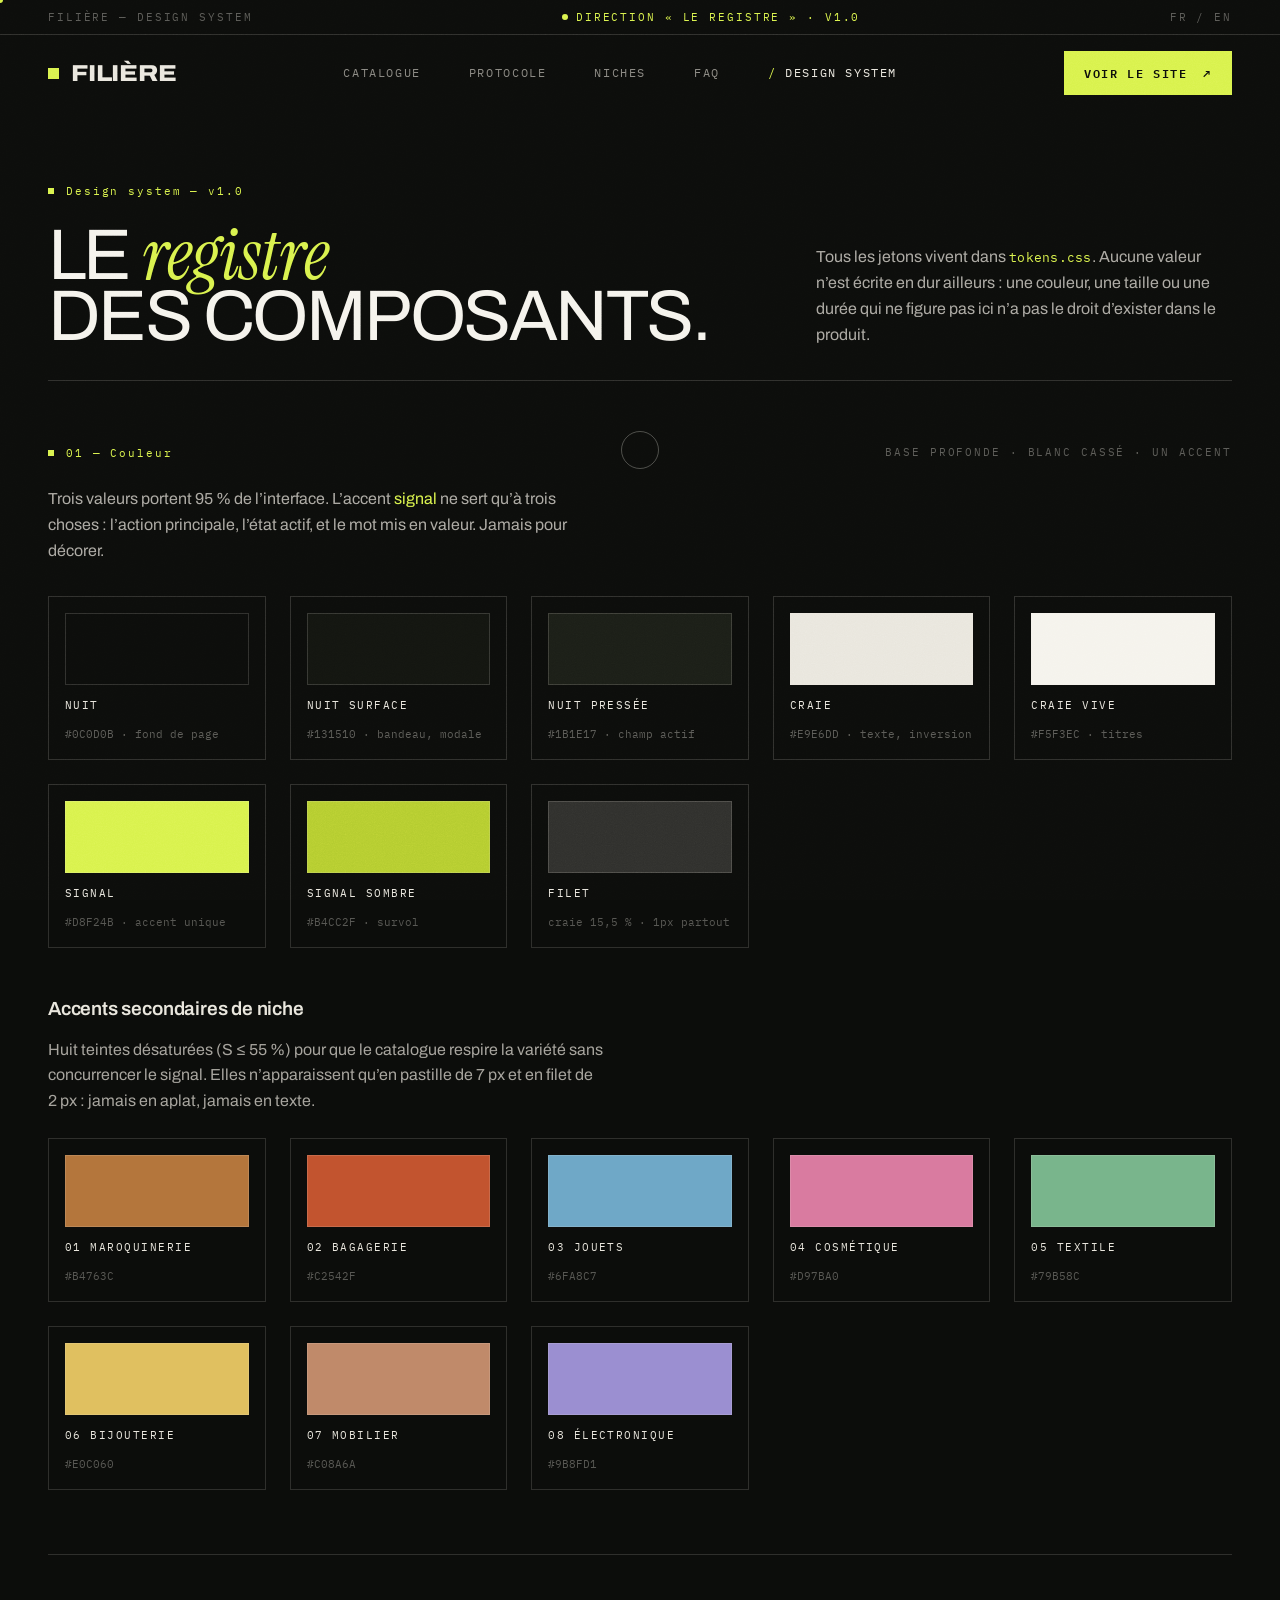
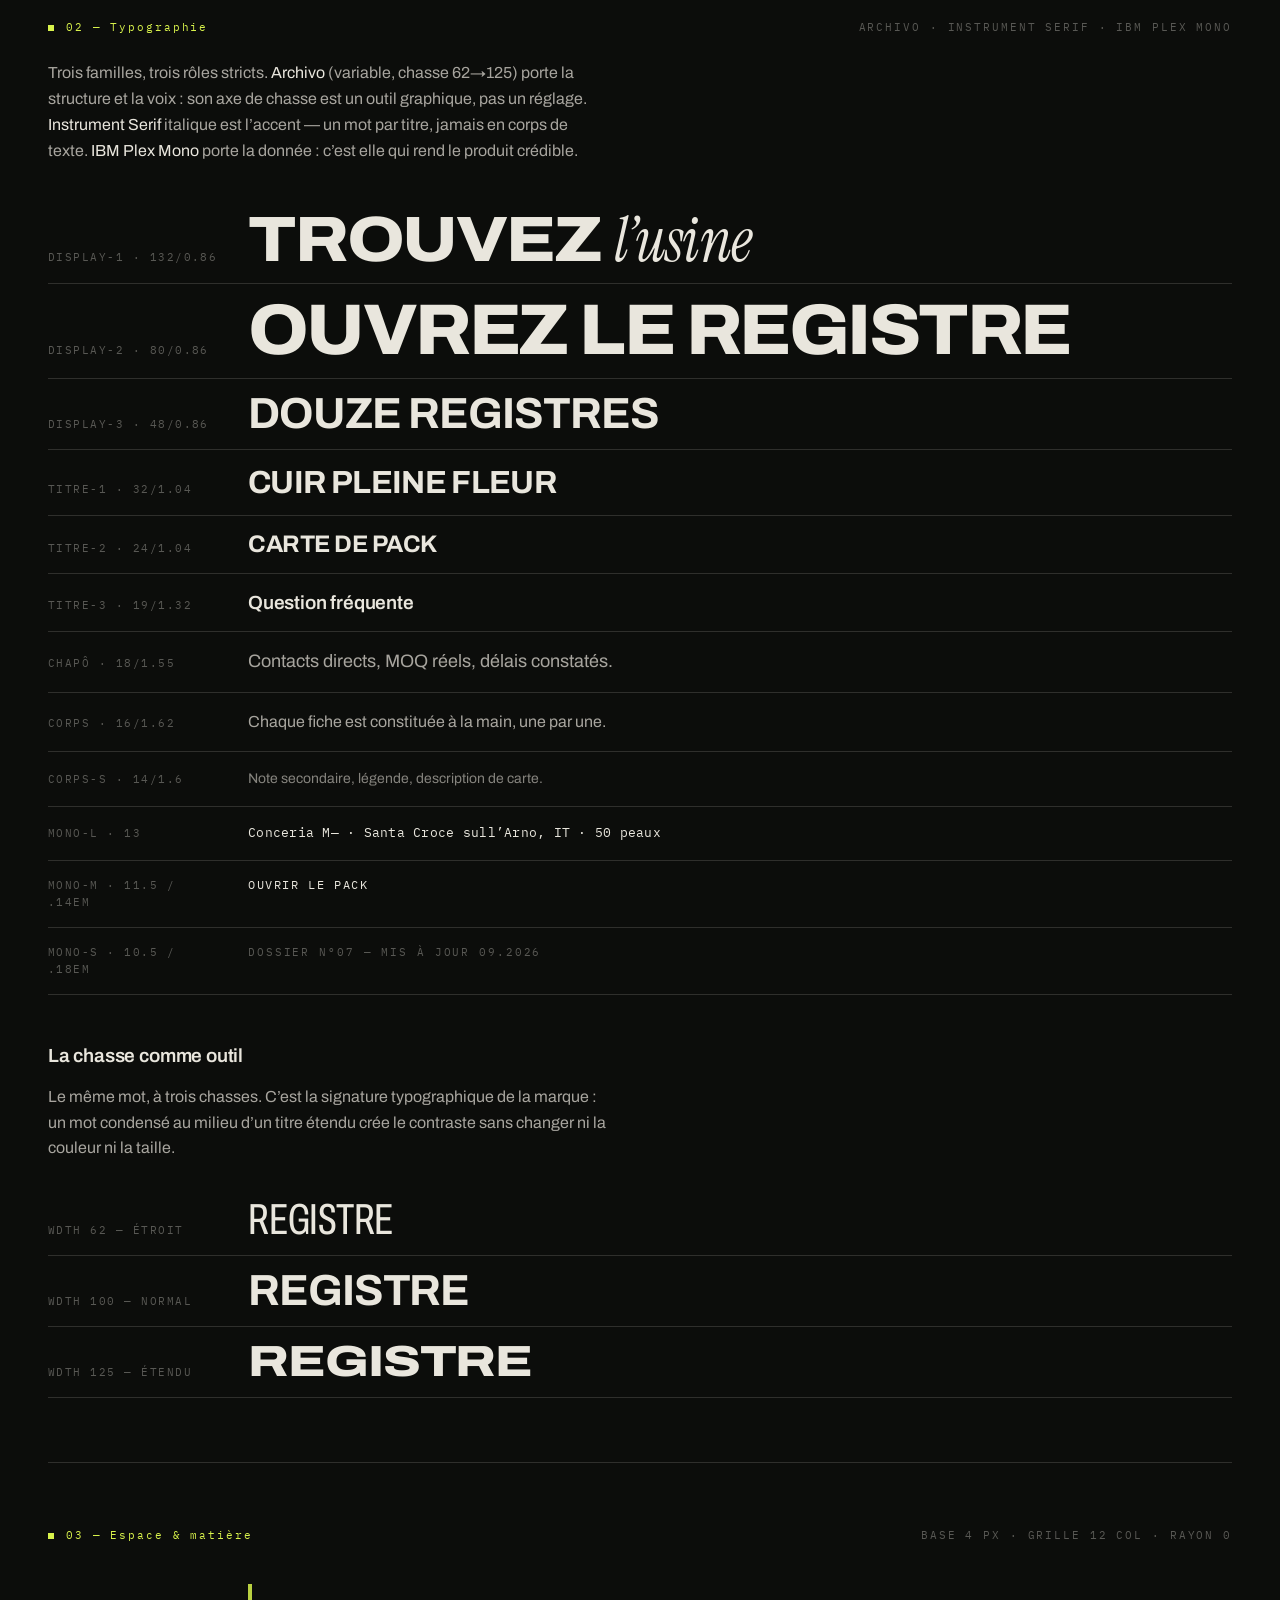
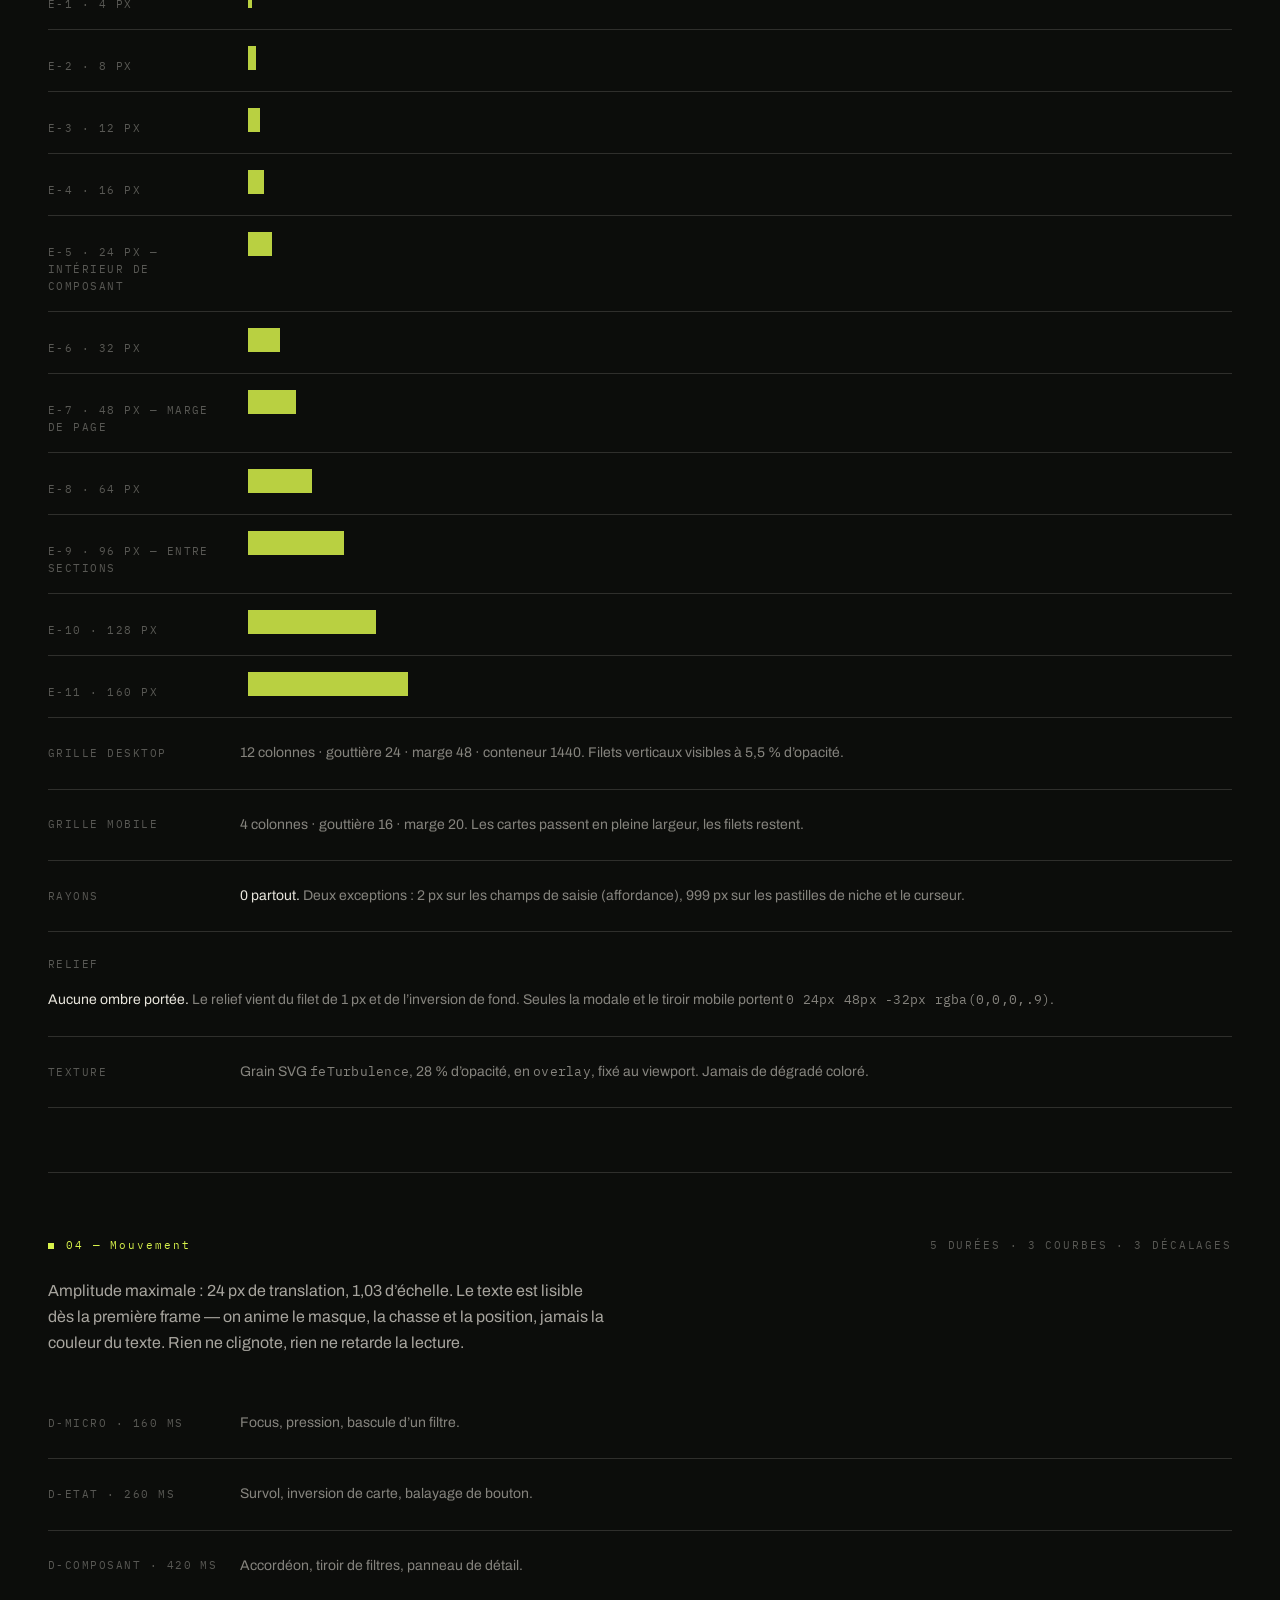
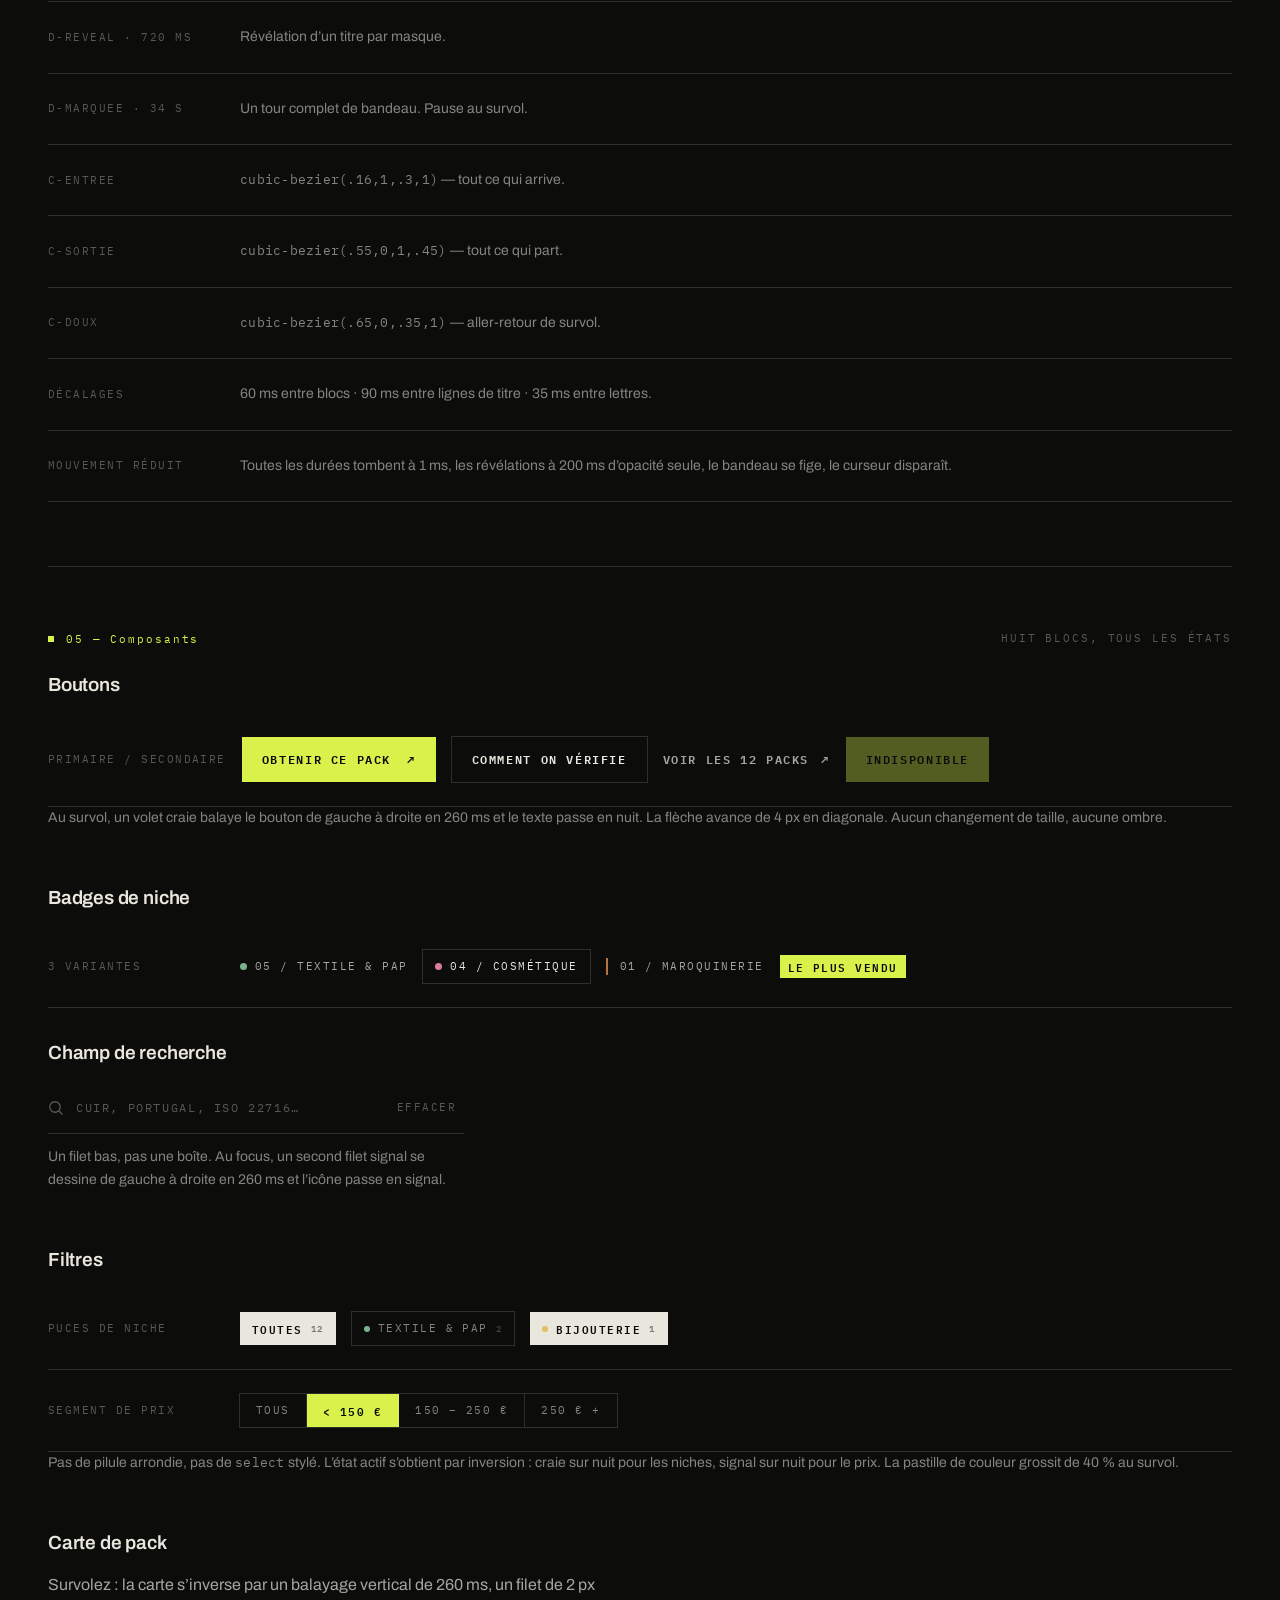
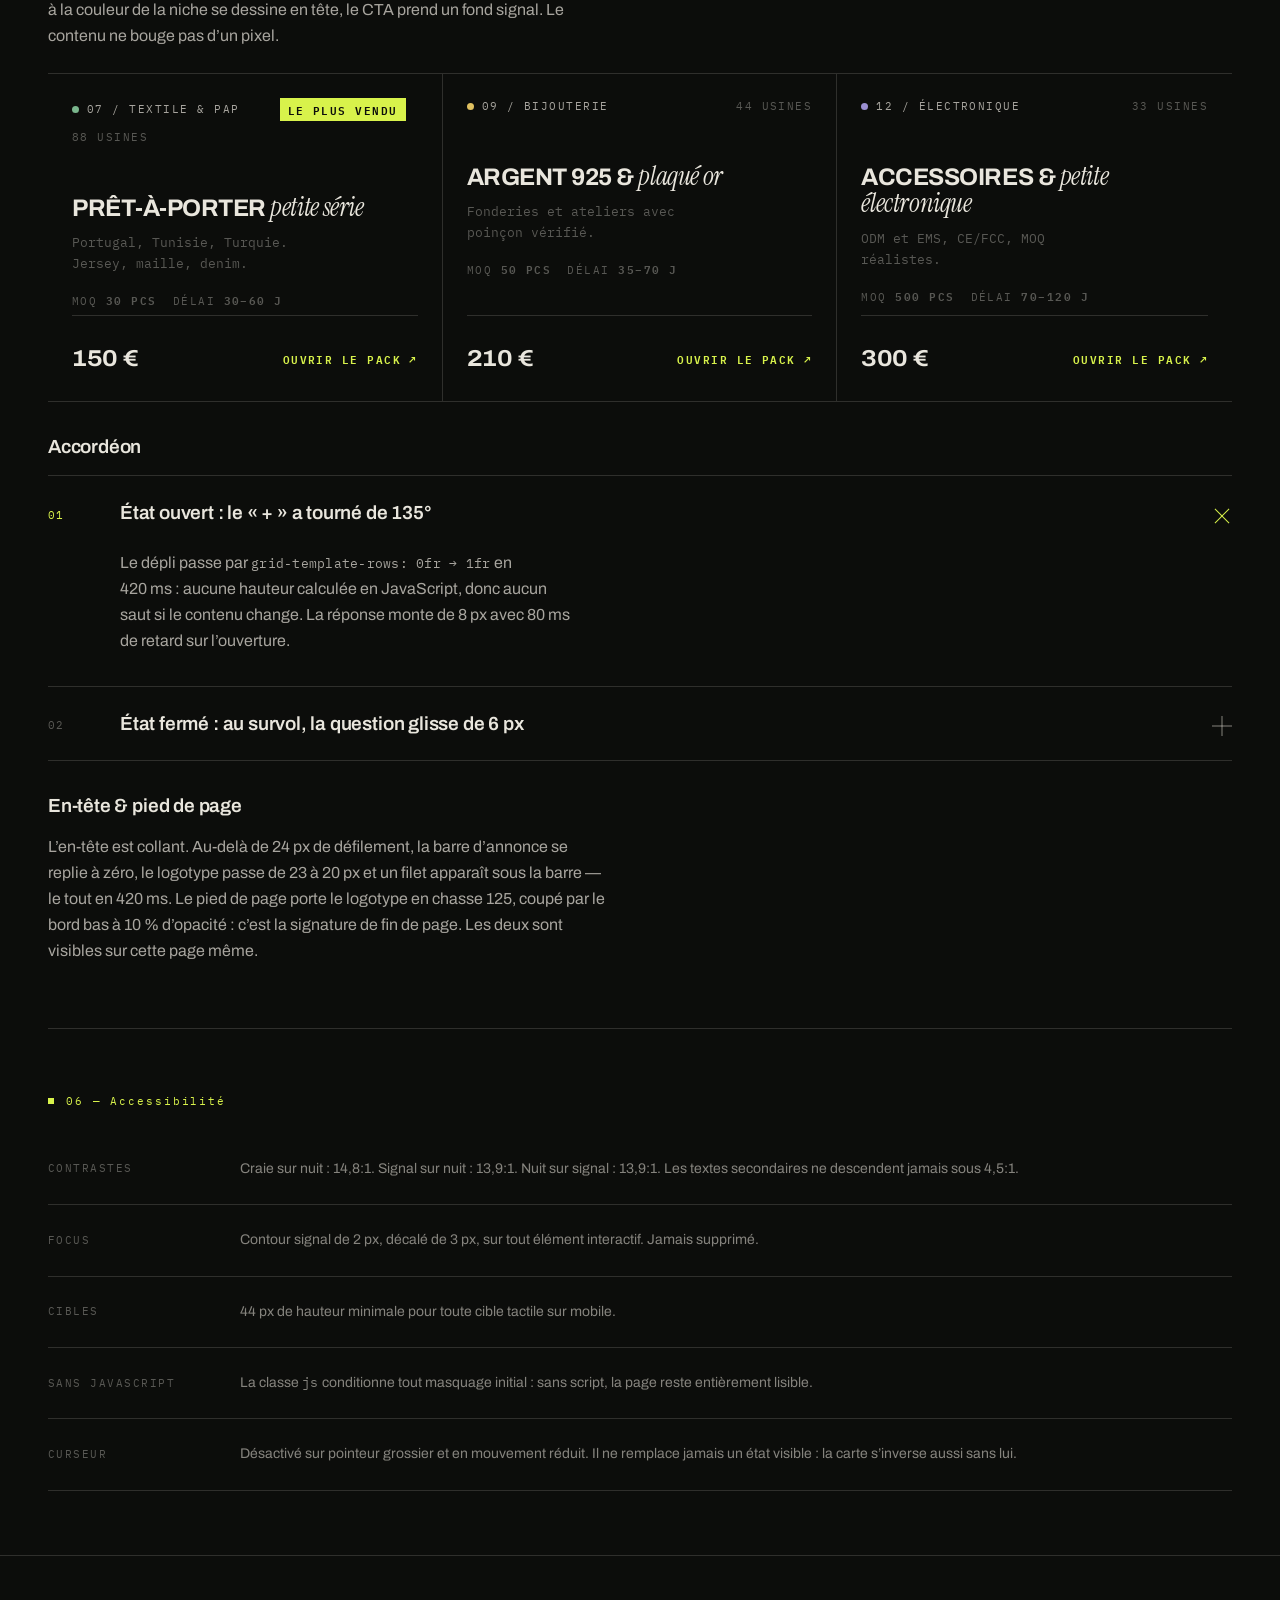
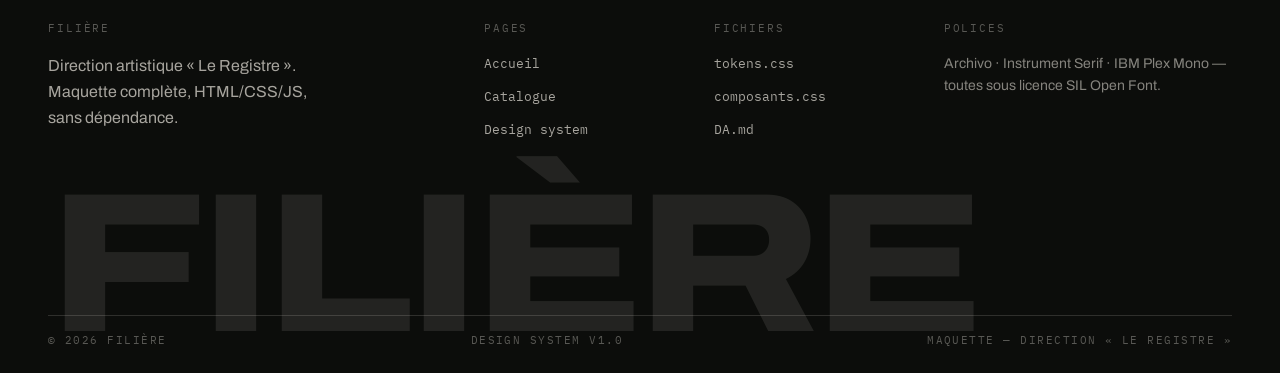
<file: design-system.html>
<!doctype html>
<html lang="fr">
<head>
<meta charset="utf-8">
<meta name="viewport" content="width=device-width,initial-scale=1">
<title>Design system — FILIÈRE</title>
<meta name="description" content="Jetons, échelles et composants de la direction « Le Registre ».">
<link rel="preconnect" href="https://fonts.googleapis.com">
<link rel="preconnect" href="https://fonts.gstatic.com" crossorigin>
<link href="https://fonts.googleapis.com/css2?family=Archivo:wdth,wght@62..125,300..900&family=IBM+Plex+Mono:wght@400;500;600&family=Instrument+Serif:ital@0;1&display=swap" rel="stylesheet">
<link rel="stylesheet" href="assets/css/tokens.css">
<link rel="stylesheet" href="assets/css/base.css">
<link rel="stylesheet" href="assets/css/composants.css">
<link rel="stylesheet" href="assets/css/pages.css">
<script>document.documentElement.classList.add("js")</script>
</head>
<body>

<a class="sauter-au-contenu" href="#contenu">Aller au contenu</a>

<header class="entete">
  <div class="entete__annonce">
    <div class="conteneur mono-s">
      <span>Filière — design system</span>
      <span class="pastille-signal">Direction « Le Registre » · v1.0</span>
      <span>FR / EN</span>
    </div>
  </div>
  <div class="conteneur">
    <div class="entete__barre">
      <a class="logo" href="index.html" aria-label="Filière, accueil"><i class="logo__marque" aria-hidden="true"></i>FILIÈRE</a>
      <nav class="nav" aria-label="Principal">
        <a href="catalogue.html">Catalogue</a>
        <a href="index.html#methode">Protocole</a>
        <a href="index.html#niches">Niches</a>
        <a href="index.html#faq">FAQ</a>
        <a href="design-system.html" aria-current="page">Design&nbsp;system</a>
      </nav>
      <a class="btn" href="index.html" data-curseur="lien"><span>Voir le site</span><span class="fleche" aria-hidden="true">↗</span></a>
      <button class="entete__burger" aria-label="Ouvrir le menu" aria-expanded="false"><i></i><i></i><i></i></button>
    </div>
  </div>
</header>

<nav class="menu-mobile conteneur" aria-label="Menu mobile">
  <a href="index.html">Accueil <span>01</span></a>
  <a href="catalogue.html">Catalogue <span>02</span></a>
  <a href="design-system.html">Design system <span>03</span></a>
</nav>

<main id="contenu" class="conteneur">

  <div class="cat-tete">
    <div>
      <p class="num-section" style="margin-bottom:var(--e-5)">Design system — v1.0</p>
      <h1 class="cat-tete__titre">Le <em class="serif">registre</em><br>des composants.</h1>
    </div>
    <p class="corps">Tous les jetons vivent dans <code class="mono-l" style="color:var(--signal)">tokens.css</code>. Aucune valeur n’est écrite en dur ailleurs&nbsp;: une couleur, une taille ou une durée qui ne figure pas ici n’a pas le droit d’exister dans le produit.</p>
  </div>

  <!-- ═══ 1. COULEUR ════════════════════════════════════════════ -->
  <section class="ds-section" data-rev>
    <div class="titre-section">
      <span class="num-section">01 — Couleur</span>
      <span class="mono-s">Base profonde · blanc cassé · un accent</span>
    </div>
    <p class="corps" style="margin-bottom:var(--e-6)">Trois valeurs portent 95&nbsp;% de l’interface. L’accent <b class="signal">signal</b> ne sert qu’à trois choses&nbsp;: l’action principale, l’état actif, et le mot mis en valeur. Jamais pour décorer.</p>

    <div class="ds-grille">
      <div class="jeton"><div class="jeton__pave" style="background:#0C0D0B"></div><span class="jeton__nom">Nuit</span><span class="jeton__val">#0C0D0B · fond de page</span></div>
      <div class="jeton"><div class="jeton__pave" style="background:#131510"></div><span class="jeton__nom">Nuit surface</span><span class="jeton__val">#131510 · bandeau, modale</span></div>
      <div class="jeton"><div class="jeton__pave" style="background:#1B1E17"></div><span class="jeton__nom">Nuit pressée</span><span class="jeton__val">#1B1E17 · champ actif</span></div>
      <div class="jeton"><div class="jeton__pave" style="background:#E9E6DD"></div><span class="jeton__nom">Craie</span><span class="jeton__val">#E9E6DD · texte, inversion</span></div>
      <div class="jeton"><div class="jeton__pave" style="background:#F5F3EC"></div><span class="jeton__nom">Craie vive</span><span class="jeton__val">#F5F3EC · titres</span></div>
      <div class="jeton"><div class="jeton__pave" style="background:#D8F24B"></div><span class="jeton__nom">Signal</span><span class="jeton__val">#D8F24B · accent unique</span></div>
      <div class="jeton"><div class="jeton__pave" style="background:#B4CC2F"></div><span class="jeton__nom">Signal sombre</span><span class="jeton__val">#B4CC2F · survol</span></div>
      <div class="jeton"><div class="jeton__pave" style="background:rgba(233,230,221,.155)"></div><span class="jeton__nom">Filet</span><span class="jeton__val">craie 15,5 % · 1px partout</span></div>
    </div>

    <h3 class="t3" style="margin:var(--e-7) 0 var(--e-4)">Accents secondaires de niche</h3>
    <p class="corps" style="margin-bottom:var(--e-5)">Huit teintes désaturées (S&nbsp;≤&nbsp;55&nbsp;%) pour que le catalogue respire la variété sans concurrencer le signal. Elles n’apparaissent qu’en pastille de 7&nbsp;px et en filet de 2&nbsp;px&nbsp;: jamais en aplat, jamais en texte.</p>
    <div class="ds-grille">
      <div class="jeton"><div class="jeton__pave" style="background:#B4763C"></div><span class="jeton__nom">01 Maroquinerie</span><span class="jeton__val">#B4763C</span></div>
      <div class="jeton"><div class="jeton__pave" style="background:#C2542F"></div><span class="jeton__nom">02 Bagagerie</span><span class="jeton__val">#C2542F</span></div>
      <div class="jeton"><div class="jeton__pave" style="background:#6FA8C7"></div><span class="jeton__nom">03 Jouets</span><span class="jeton__val">#6FA8C7</span></div>
      <div class="jeton"><div class="jeton__pave" style="background:#D97BA0"></div><span class="jeton__nom">04 Cosmétique</span><span class="jeton__val">#D97BA0</span></div>
      <div class="jeton"><div class="jeton__pave" style="background:#79B58C"></div><span class="jeton__nom">05 Textile</span><span class="jeton__val">#79B58C</span></div>
      <div class="jeton"><div class="jeton__pave" style="background:#E0C060"></div><span class="jeton__nom">06 Bijouterie</span><span class="jeton__val">#E0C060</span></div>
      <div class="jeton"><div class="jeton__pave" style="background:#C08A6A"></div><span class="jeton__nom">07 Mobilier</span><span class="jeton__val">#C08A6A</span></div>
      <div class="jeton"><div class="jeton__pave" style="background:#9B8FD1"></div><span class="jeton__nom">08 Électronique</span><span class="jeton__val">#9B8FD1</span></div>
    </div>
  </section>

  <!-- ═══ 2. TYPOGRAPHIE ════════════════════════════════════════ -->
  <section class="ds-section" data-rev>
    <div class="titre-section">
      <span class="num-section">02 — Typographie</span>
      <span class="mono-s">Archivo · Instrument Serif · IBM Plex Mono</span>
    </div>
    <p class="corps" style="margin-bottom:var(--e-6)">Trois familles, trois rôles stricts. <b style="color:var(--craie)">Archivo</b> (variable, chasse 62→125) porte la structure et la voix&nbsp;: son axe de chasse est un outil graphique, pas un réglage. <b style="color:var(--craie)">Instrument Serif</b> italique est l’accent&nbsp;— un mot par titre, jamais en corps de texte. <b style="color:var(--craie)">IBM Plex Mono</b> porte la donnée&nbsp;: c’est elle qui rend le produit crédible.</p>

    <div class="ds-echelle">
      <div><span class="ds-legende">display-1 · 132/0.86</span><span class="d1" style="font-size:4rem">Trouvez <em class="serif">l’usine</em></span></div>
      <div><span class="ds-legende">display-2 · 80/0.86</span><span class="d2">Ouvrez le registre</span></div>
      <div><span class="ds-legende">display-3 · 48/0.86</span><span class="d3">Douze registres</span></div>
      <div><span class="ds-legende">titre-1 · 32/1.04</span><span class="t1">Cuir pleine fleur</span></div>
      <div><span class="ds-legende">titre-2 · 24/1.04</span><span class="t2">Carte de pack</span></div>
      <div><span class="ds-legende">titre-3 · 19/1.32</span><span class="t3">Question fréquente</span></div>
      <div><span class="ds-legende">chapô · 18/1.55</span><span class="chapo">Contacts directs, MOQ réels, délais constatés.</span></div>
      <div><span class="ds-legende">corps · 16/1.62</span><span class="corps">Chaque fiche est constituée à la main, une par une.</span></div>
      <div><span class="ds-legende">corps-s · 14/1.6</span><span class="corps-s">Note secondaire, légende, description de carte.</span></div>
      <div><span class="ds-legende">mono-l · 13</span><span class="mono-l">Conceria M— · Santa Croce sull’Arno, IT · 50 peaux</span></div>
      <div><span class="ds-legende">mono-m · 11.5 / .14em</span><span class="mono">Ouvrir le pack</span></div>
      <div><span class="ds-legende">mono-s · 10.5 / .18em</span><span class="mono-s">Dossier n°07 — mis à jour 09.2026</span></div>
    </div>

    <h3 class="t3" style="margin:var(--e-7) 0 var(--e-4)">La chasse comme outil</h3>
    <p class="corps" style="margin-bottom:var(--e-5)">Le même mot, à trois chasses. C’est la signature typographique de la marque&nbsp;: un mot condensé au milieu d’un titre étendu crée le contraste sans changer ni la couleur ni la taille.</p>
    <div class="ds-echelle">
      <div><span class="ds-legende">wdth 62 — étroit</span><span class="d3 etroit">Registre</span></div>
      <div><span class="ds-legende">wdth 100 — normal</span><span class="d3">Registre</span></div>
      <div><span class="ds-legende">wdth 125 — étendu</span><span class="d3 etendu">Registre</span></div>
    </div>
  </section>

  <!-- ═══ 3. ESPACEMENT, GRILLE, RAYONS, RELIEF ═════════════════ -->
  <section class="ds-section" data-rev>
    <div class="titre-section">
      <span class="num-section">03 — Espace &amp; matière</span>
      <span class="mono-s">Base 4 px · grille 12 col · rayon 0</span>
    </div>

    <div class="ds-echelle">
      <div><span class="ds-legende">e-1 · 4 px</span><span class="ds-barre" style="width:4px;--h:1.5rem"></span></div>
      <div><span class="ds-legende">e-2 · 8 px</span><span class="ds-barre" style="width:8px;--h:1.5rem"></span></div>
      <div><span class="ds-legende">e-3 · 12 px</span><span class="ds-barre" style="width:12px;--h:1.5rem"></span></div>
      <div><span class="ds-legende">e-4 · 16 px</span><span class="ds-barre" style="width:16px;--h:1.5rem"></span></div>
      <div><span class="ds-legende">e-5 · 24 px — intérieur de composant</span><span class="ds-barre" style="width:24px;--h:1.5rem"></span></div>
      <div><span class="ds-legende">e-6 · 32 px</span><span class="ds-barre" style="width:32px;--h:1.5rem"></span></div>
      <div><span class="ds-legende">e-7 · 48 px — marge de page</span><span class="ds-barre" style="width:48px;--h:1.5rem"></span></div>
      <div><span class="ds-legende">e-8 · 64 px</span><span class="ds-barre" style="width:64px;--h:1.5rem"></span></div>
      <div><span class="ds-legende">e-9 · 96 px — entre sections</span><span class="ds-barre" style="width:96px;--h:1.5rem"></span></div>
      <div><span class="ds-legende">e-10 · 128 px</span><span class="ds-barre" style="width:128px;--h:1.5rem"></span></div>
      <div><span class="ds-legende">e-11 · 160 px</span><span class="ds-barre" style="width:160px;--h:1.5rem"></span></div>
    </div>

    <div class="ds-rangee"><span class="ds-legende">Grille desktop</span><span class="corps-s">12 colonnes · gouttière 24 · marge 48 · conteneur 1440. Filets verticaux visibles à 5,5&nbsp;% d’opacité.</span></div>
    <div class="ds-rangee"><span class="ds-legende">Grille mobile</span><span class="corps-s">4 colonnes · gouttière 16 · marge 20. Les cartes passent en pleine largeur, les filets restent.</span></div>
    <div class="ds-rangee"><span class="ds-legende">Rayons</span><span class="corps-s"><b style="color:var(--craie)">0 partout.</b> Deux exceptions&nbsp;: 2&nbsp;px sur les champs de saisie (affordance), 999&nbsp;px sur les pastilles de niche et le curseur.</span></div>
    <div class="ds-rangee"><span class="ds-legende">Relief</span><span class="corps-s"><b style="color:var(--craie)">Aucune ombre portée.</b> Le relief vient du filet de 1&nbsp;px et de l’inversion de fond. Seules la modale et le tiroir mobile portent <code class="mono-l">0 24px 48px -32px rgba(0,0,0,.9)</code>.</span></div>
    <div class="ds-rangee"><span class="ds-legende">Texture</span><span class="corps-s">Grain SVG <code class="mono-l">feTurbulence</code>, 28&nbsp;% d’opacité, en <code class="mono-l">overlay</code>, fixé au viewport. Jamais de dégradé coloré.</span></div>
  </section>

  <!-- ═══ 4. MOUVEMENT ══════════════════════════════════════════ -->
  <section class="ds-section" data-rev>
    <div class="titre-section">
      <span class="num-section">04 — Mouvement</span>
      <span class="mono-s">5 durées · 3 courbes · 3 décalages</span>
    </div>
    <p class="corps" style="margin-bottom:var(--e-6)">Amplitude maximale&nbsp;: 24&nbsp;px de translation, 1,03 d’échelle. Le texte est lisible dès la première frame&nbsp;— on anime le masque, la chasse et la position, jamais la couleur du texte. Rien ne clignote, rien ne retarde la lecture.</p>

    <div class="ds-rangee"><span class="ds-legende">d-micro · 160 ms</span><span class="corps-s">Focus, pression, bascule d’un filtre.</span></div>
    <div class="ds-rangee"><span class="ds-legende">d-etat · 260 ms</span><span class="corps-s">Survol, inversion de carte, balayage de bouton.</span></div>
    <div class="ds-rangee"><span class="ds-legende">d-composant · 420 ms</span><span class="corps-s">Accordéon, tiroir de filtres, panneau de détail.</span></div>
    <div class="ds-rangee"><span class="ds-legende">d-reveal · 720 ms</span><span class="corps-s">Révélation d’un titre par masque.</span></div>
    <div class="ds-rangee"><span class="ds-legende">d-marquee · 34 s</span><span class="corps-s">Un tour complet de bandeau. Pause au survol.</span></div>
    <div class="ds-rangee"><span class="ds-legende">c-entree</span><span class="corps-s"><code class="mono-l">cubic-bezier(.16,1,.3,1)</code> — tout ce qui arrive.</span></div>
    <div class="ds-rangee"><span class="ds-legende">c-sortie</span><span class="corps-s"><code class="mono-l">cubic-bezier(.55,0,1,.45)</code> — tout ce qui part.</span></div>
    <div class="ds-rangee"><span class="ds-legende">c-doux</span><span class="corps-s"><code class="mono-l">cubic-bezier(.65,0,.35,1)</code> — aller-retour de survol.</span></div>
    <div class="ds-rangee"><span class="ds-legende">Décalages</span><span class="corps-s">60&nbsp;ms entre blocs · 90&nbsp;ms entre lignes de titre · 35&nbsp;ms entre lettres.</span></div>
    <div class="ds-rangee"><span class="ds-legende">Mouvement réduit</span><span class="corps-s">Toutes les durées tombent à 1&nbsp;ms, les révélations à 200&nbsp;ms d’opacité seule, le bandeau se fige, le curseur disparaît.</span></div>
  </section>

  <!-- ═══ 5. COMPOSANTS ═════════════════════════════════════════ -->
  <section class="ds-section" data-rev>
    <div class="titre-section">
      <span class="num-section">05 — Composants</span>
      <span class="mono-s">Huit blocs, tous les états</span>
    </div>

    <h3 class="t3" style="margin-bottom:var(--e-4)">Boutons</h3>
    <div class="ds-rangee">
      <span class="ds-legende">Primaire / secondaire</span>
      <a class="btn" href="#" data-curseur="lien"><span>Obtenir ce pack</span><span class="fleche" aria-hidden="true">↗</span></a>
      <a class="btn btn--secondaire" href="#" data-curseur="lien"><span>Comment on vérifie</span></a>
      <a class="btn btn--fantome" href="#" data-curseur="lien"><span>Voir les 12 packs</span><span class="fleche" aria-hidden="true">↗</span></a>
      <button class="btn" disabled><span>Indisponible</span></button>
    </div>
    <p class="corps-s" style="padding-bottom:var(--e-5)">Au survol, un volet craie balaye le bouton de gauche à droite en 260&nbsp;ms et le texte passe en nuit. La flèche avance de 4&nbsp;px en diagonale. Aucun changement de taille, aucune ombre.</p>

    <h3 class="t3" style="margin:var(--e-6) 0 var(--e-4)">Badges de niche</h3>
    <div class="ds-rangee">
      <span class="ds-legende">3 variantes</span>
      <span class="badge n-textile">05 / Textile &amp; PAP</span>
      <span class="badge badge--cadre n-cosmetique">04 / Cosmétique</span>
      <span class="badge badge--barre n-maroquinerie">01 / Maroquinerie</span>
      <span class="ruban">Le plus vendu</span>
    </div>

    <h3 class="t3" style="margin:var(--e-6) 0 var(--e-4)">Champ de recherche</h3>
    <div style="max-width:26rem;padding-bottom:var(--e-5)">
      <div class="recherche">
        <svg class="recherche__icone" width="16" height="16" viewBox="0 0 16 16" fill="none" aria-hidden="true"><circle cx="7" cy="7" r="5.25" stroke="currentColor" stroke-width="1.3"/><path d="M11 11L14.5 14.5" stroke="currentColor" stroke-width="1.3"/></svg>
        <label class="sr" for="ds-recherche">Rechercher</label>
        <input class="recherche__champ" id="ds-recherche" type="search" placeholder="Cuir, Portugal, ISO 22716…">
        <button class="recherche__effacer" data-actif type="button">Effacer</button>
      </div>
      <p class="corps-s" style="margin-top:var(--e-3)">Un filet bas, pas une boîte. Au focus, un second filet signal se dessine de gauche à droite en 260&nbsp;ms et l’icône passe en signal.</p>
    </div>

    <h3 class="t3" style="margin:var(--e-6) 0 var(--e-4)">Filtres</h3>
    <div class="ds-rangee">
      <span class="ds-legende">Puces de niche</span>
      <button class="puce puce--sans-point" aria-pressed="true">Toutes <span class="puce__n">12</span></button>
      <button class="puce n-textile" aria-pressed="false">Textile &amp; PAP <span class="puce__n">2</span></button>
      <button class="puce n-bijouterie" aria-pressed="true">Bijouterie <span class="puce__n">1</span></button>
    </div>
    <div class="ds-rangee">
      <span class="ds-legende">Segment de prix</span>
      <div class="segment" role="group" aria-label="Exemple">
        <button aria-pressed="false">Tous</button>
        <button aria-pressed="true">&lt; 150 €</button>
        <button aria-pressed="false">150 – 250 €</button>
        <button aria-pressed="false">250 € +</button>
      </div>
    </div>
    <p class="corps-s" style="padding-bottom:var(--e-5)">Pas de pilule arrondie, pas de <code class="mono-l">select</code> stylé. L’état actif s’obtient par inversion&nbsp;: craie sur nuit pour les niches, signal sur nuit pour le prix. La pastille de couleur grossit de 40&nbsp;% au survol.</p>

    <h3 class="t3" style="margin:var(--e-6) 0 var(--e-4)">Carte de pack</h3>
    <p class="corps" style="margin-bottom:var(--e-5)">Survolez&nbsp;: la carte s’inverse par un balayage vertical de 260&nbsp;ms, un filet de 2&nbsp;px à la couleur de la niche se dessine en tête, le CTA prend un fond signal. Le contenu ne bouge pas d’un pixel.</p>
    <div class="grille-packs" style="margin-bottom:var(--e-6)">
      <a class="carte n-textile" href="catalogue.html#pack=tex-01" data-curseur="ouvrir">
        <span class="carte__tete"><span class="badge n-textile">07 / Textile &amp; PAP</span><span class="ruban">Le plus vendu</span><span>88 usines</span></span>
        <span class="carte__titre">Prêt-à-porter <em class="serif">petite série</em></span>
        <span class="carte__desc">Portugal, Tunisie, Turquie. Jersey, maille, denim.</span>
        <span class="carte__specs"><span class="carte__spec">MOQ <b>30 pcs</b></span><span class="carte__spec">Délai <b>30–60 j</b></span></span>
        <span class="carte__pied"><span class="carte__prix">150 €</span><span class="carte__cta">Ouvrir le pack <i class="carte__fleche">↗</i></span></span>
      </a>
      <a class="carte n-bijouterie" href="catalogue.html#pack=bij-01" data-curseur="ouvrir">
        <span class="carte__tete"><span class="badge n-bijouterie">09 / Bijouterie</span><span>44 usines</span></span>
        <span class="carte__titre">Argent 925 &amp; <em class="serif">plaqué or</em></span>
        <span class="carte__desc">Fonderies et ateliers avec poinçon vérifié.</span>
        <span class="carte__specs"><span class="carte__spec">MOQ <b>50 pcs</b></span><span class="carte__spec">Délai <b>35–70 j</b></span></span>
        <span class="carte__pied"><span class="carte__prix">210 €</span><span class="carte__cta">Ouvrir le pack <i class="carte__fleche">↗</i></span></span>
      </a>
      <a class="carte n-electronique" href="catalogue.html#pack=ele-01" data-curseur="ouvrir">
        <span class="carte__tete"><span class="badge n-electronique">12 / Électronique</span><span>33 usines</span></span>
        <span class="carte__titre">Accessoires &amp; <em class="serif">petite électronique</em></span>
        <span class="carte__desc">ODM et EMS, CE/FCC, MOQ réalistes.</span>
        <span class="carte__specs"><span class="carte__spec">MOQ <b>500 pcs</b></span><span class="carte__spec">Délai <b>70–120 j</b></span></span>
        <span class="carte__pied"><span class="carte__prix">300 €</span><span class="carte__cta">Ouvrir le pack <i class="carte__fleche">↗</i></span></span>
      </a>
    </div>

    <h3 class="t3" style="margin:var(--e-6) 0 var(--e-4)">Accordéon</h3>
    <div class="faq" style="margin-bottom:var(--e-6)">
      <div class="faq__item" data-ouvert>
        <button class="faq__tete" aria-expanded="true"><span class="faq__num">01</span><span class="faq__q">État ouvert&nbsp;: le «&nbsp;+&nbsp;» a tourné de 135°</span><span class="faq__signe" aria-hidden="true"></span></button>
        <div class="faq__corps"><div><p class="faq__r">Le dépli passe par <code class="mono-l">grid-template-rows: 0fr → 1fr</code> en 420&nbsp;ms&nbsp;: aucune hauteur calculée en JavaScript, donc aucun saut si le contenu change. La réponse monte de 8&nbsp;px avec 80&nbsp;ms de retard sur l’ouverture.</p></div></div>
      </div>
      <div class="faq__item">
        <button class="faq__tete" aria-expanded="false"><span class="faq__num">02</span><span class="faq__q">État fermé&nbsp;: au survol, la question glisse de 6&nbsp;px</span><span class="faq__signe" aria-hidden="true"></span></button>
        <div class="faq__corps"><div><p class="faq__r">Un seul panneau ouvert à la fois.</p></div></div>
      </div>
    </div>

    <h3 class="t3" style="margin:var(--e-6) 0 var(--e-4)">En-tête &amp; pied de page</h3>
    <p class="corps">L’en-tête est collant. Au-delà de 24&nbsp;px de défilement, la barre d’annonce se replie à zéro, le logotype passe de 23 à 20&nbsp;px et un filet apparaît sous la barre&nbsp;— le tout en 420&nbsp;ms. Le pied de page porte le logotype en chasse 125, coupé par le bord bas à 10&nbsp;% d’opacité&nbsp;: c’est la signature de fin de page. Les deux sont visibles sur cette page même.</p>
  </section>

  <!-- ═══ 6. ACCESSIBILITÉ ══════════════════════════════════════ -->
  <section class="ds-section" data-rev>
    <div class="titre-section">
      <span class="num-section">06 — Accessibilité</span>
    </div>
    <div class="ds-rangee"><span class="ds-legende">Contrastes</span><span class="corps-s">Craie sur nuit&nbsp;: 14,8:1. Signal sur nuit&nbsp;: 13,9:1. Nuit sur signal&nbsp;: 13,9:1. Les textes secondaires ne descendent jamais sous 4,5:1.</span></div>
    <div class="ds-rangee"><span class="ds-legende">Focus</span><span class="corps-s">Contour signal de 2&nbsp;px, décalé de 3&nbsp;px, sur tout élément interactif. Jamais supprimé.</span></div>
    <div class="ds-rangee"><span class="ds-legende">Cibles</span><span class="corps-s">44&nbsp;px de hauteur minimale pour toute cible tactile sur mobile.</span></div>
    <div class="ds-rangee"><span class="ds-legende">Sans JavaScript</span><span class="corps-s">La classe <code class="mono-l">js</code> conditionne tout masquage initial&nbsp;: sans script, la page reste entièrement lisible.</span></div>
    <div class="ds-rangee"><span class="ds-legende">Curseur</span><span class="corps-s">Désactivé sur pointeur grossier et en mouvement réduit. Il ne remplace jamais un état visible&nbsp;: la carte s’inverse aussi sans lui.</span></div>
  </section>

</main>

<footer class="pied">
  <div class="conteneur">
    <div class="pied__haut">
      <div>
        <p class="pied__titre">Filière</p>
        <p class="corps" style="max-width:32ch">Direction artistique «&nbsp;Le Registre&nbsp;». Maquette complète, HTML/CSS/JS, sans dépendance.</p>
      </div>
      <div>
        <p class="pied__titre">Pages</p>
        <div class="pied__liens">
          <a href="index.html">Accueil</a>
          <a href="catalogue.html">Catalogue</a>
          <a href="design-system.html">Design system</a>
        </div>
      </div>
      <div>
        <p class="pied__titre">Fichiers</p>
        <div class="pied__liens">
          <a href="assets/css/tokens.css">tokens.css</a>
          <a href="assets/css/composants.css">composants.css</a>
          <a href="DA.md">DA.md</a>
        </div>
      </div>
      <div>
        <p class="pied__titre">Polices</p>
        <p class="corps-s">Archivo · Instrument Serif · IBM Plex Mono — toutes sous licence SIL Open Font.</p>
      </div>
    </div>
  </div>
  <div class="conteneur"><span class="pied__lettre" aria-hidden="true">Filière</span></div>
  <div class="conteneur">
    <div class="pied__bas">
      <span>© <span data-annee>2026</span> Filière</span>
      <span>Design system v1.0</span>
      <span>Maquette — direction « Le Registre »</span>
    </div>
  </div>
</footer>

<script src="assets/js/site.js"></script>
</body>
</html>
</file>
<file: assets/css/tokens.css>
/* ═══════════════════════════════════════════════════════════════════
   FILIÈRE — JETONS DE DESIGN
   Direction « Le Registre ». Tout le système tient dans ce fichier.
   Règle : aucune valeur brute ailleurs. Si un chiffre n'est pas ici,
   c'est qu'il ne devrait pas exister.
   ═══════════════════════════════════════════════════════════════════ */

:root {

  /* ── 1. COULEUR ──────────────────────────────────────────────────
     Base neutre profonde + blanc cassé + UN accent. C'est tout.
     Les couleurs de niche ne sont jamais des fonds : uniquement des
     pastilles de 7px et des filets de 2px. Elles identifient, elles
     ne décorent pas.                                                */

  --nuit-900:#08090700;          /* réservé aux voiles                */
  --nuit:#0C0D0B;                /* fond page                         */
  --nuit-sur:#131510;            /* surface surélevée (marquee, modale)*/
  --nuit-sur-2:#1B1E17;          /* surface pressée / champ actif     */

  --craie:#E9E6DD;               /* texte principal + fond inversé    */
  --craie-vif:#F5F3EC;           /* titres sur nuit, contraste max    */

  --craie-70:rgba(233,230,221,.70);
  --craie-55:rgba(233,230,221,.55);
  --craie-35:rgba(233,230,221,.35);
  --craie-20:rgba(233,230,221,.20);
  --filet:rgba(233,230,221,.155);   /* LE filet. 1px. partout.        */
  --filet-fort:rgba(233,230,221,.30);

  --encre-70:rgba(12,13,11,.70);    /* texte sur fond craie           */
  --encre-45:rgba(12,13,11,.45);
  --filet-inv:rgba(12,13,11,.18);

  --signal:#D8F24B;                 /* accent unique                  */
  --signal-sombre:#B4CC2F;          /* survol de bouton signal        */
  --signal-voile:rgba(216,242,75,.12);

  /* Accents secondaires de niche — désaturés (S ≤ 55 %) pour ne
     jamais concurrencer le signal. Contraste ≥ 4.5:1 sur --nuit.    */
  --n-maroquinerie:#B4763C;
  --n-bagagerie:#C2542F;
  --n-jouets:#6FA8C7;
  --n-cosmetique:#D97BA0;
  --n-textile:#79B58C;
  --n-bijouterie:#E0C060;
  --n-mobilier:#C08A6A;
  --n-electronique:#9B8FD1;

  /* Sémantique — aucune couleur nouvelle, on réemploie. */
  --ok:var(--n-textile);
  --attention:var(--n-bijouterie);
  --erreur:var(--n-bagagerie);


  /* ── 2. TYPOGRAPHIE ──────────────────────────────────────────────
     3 familles, 3 rôles stricts.
     Archivo (variable wdth 62–125 / wght 300–900) : structure & voix.
       → l'axe de chasse est un OUTIL GRAPHIQUE, pas un réglage.
     Instrument Serif italique : l'accent, le mot mis en valeur.
       → jamais plus d'un mot par titre, jamais en corps de texte.
     IBM Plex Mono : la donnée. MOQ, délais, prix, références, labels.
       → c'est ce qui rend le produit crédible.                      */

  --f-grot:"Archivo","Helvetica Neue",Arial,sans-serif;
  --f-serif:"Instrument Serif",Georgia,"Times New Roman",serif;
  --f-mono:"IBM Plex Mono",ui-monospace,SFMono-Regular,Menlo,monospace;

  /* Chasses nommées (font-variation-settings) */
  --w-etroit:62;
  --w-serre:80;
  --w-normal:100;
  --w-large:112;
  --w-etendu:125;

  /* Échelle display — non linéaire, fluide, calée sur 1440 → 390 */
  --t-d1:clamp(3.05rem,  9.0vw, 8.25rem);   /*  48.8 → 132 px */
  --t-d2:clamp(2.40rem,  5.6vw, 5.00rem);   /*  38.4 →  80 px */
  --t-d3:clamp(1.85rem,  3.4vw, 3.00rem);   /*  29.6 →  48 px */

  /* Échelle texte — base 16, ratio 1.25 (tierce majeure) */
  --t-t1:2.00rem;    /* 32 — titre de carte détail   */
  --t-t2:1.50rem;    /* 24 — titre de carte pack     */
  --t-t3:1.1875rem;  /* 19 — sous-titre, question FAQ*/
  --t-l:1.125rem;    /* 18 — chapô                   */
  --t-m:1rem;        /* 16 — corps                   */
  --t-s:0.875rem;    /* 14 — corps secondaire        */

  /* Échelle mono — toujours en capitales sauf --t-mono-l */
  --t-mono-l:0.8125rem;  /* 13   — données de tableau, bas de casse */
  --t-mono-m:0.71875rem; /* 11.5 — labels, boutons, nav             */
  --t-mono-s:0.65625rem; /* 10.5 — métadonnées, numéros de dossier  */

  /* Interlignes */
  --i-display:0.86;
  --i-titre:1.04;
  --i-serre:1.32;
  --i-corps:1.62;

  /* Approches */
  --a-display:-0.035em;
  --a-titre:-0.02em;
  --a-corps:0;
  --a-mono:0.14em;
  --a-mono-large:0.18em;


  /* ── 3. ESPACEMENT ───────────────────────────────────────────────
     Base 4 px. On ne saute jamais un cran au hasard :
     intérieur de composant ≤ 24, entre composants 32–64,
     entre sections 96–160.                                          */

  --e-1:0.25rem;   /*   4 */
  --e-2:0.5rem;    /*   8 */
  --e-3:0.75rem;   /*  12 */
  --e-4:1rem;      /*  16 */
  --e-5:1.5rem;    /*  24 */
  --e-6:2rem;      /*  32 */
  --e-7:3rem;      /*  48 */
  --e-8:4rem;      /*  64 */
  --e-9:6rem;      /*  96 */
  --e-10:8rem;     /* 128 */
  --e-11:10rem;    /* 160 */

  /* ── 4. GRILLE ───────────────────────────────────────────────────
     12 colonnes / gouttière 24 / marge 48 / conteneur 1440.
     Mobile : 4 colonnes / gouttière 16 / marge 20.
     La grille est VISIBLE : filets verticaux à 5,5 % d'opacité.     */

  --conteneur:90rem;      /* 1440 */
  --marge:3rem;           /*   48 */
  --gouttiere:1.5rem;     /*   24 */
  --colonnes:12;
  --entete-h:4.75rem;     /*   76 */
  --entete-h-compact:3.5rem; /* 56 — après scroll */


  /* ── 5. RAYONS ───────────────────────────────────────────────────
     Parti pris : ZÉRO. L'angle droit est la signature du registre.
     Deux exceptions, et deux seulement.                             */

  --r-0:0;
  --r-champ:2px;      /* champs de saisie uniquement, pour l'affordance */
  --r-rond:999px;     /* pastilles, points de niche, curseur            */


  /* ── 6. RELIEF ───────────────────────────────────────────────────
     Pas d'ombre portée. Le relief vient du filet 1px et de
     l'inversion de fond. Trois valeurs tolérées.                    */

  --o-aucune:none;
  --o-contour:0 0 0 1px var(--filet);
  --o-contour-signal:0 0 0 1px var(--signal);
  --o-flottant:0 24px 48px -32px rgba(0,0,0,.9);  /* modale & tiroir mobile */
  --voile:rgba(8,9,7,.78);


  /* ── 7. MOUVEMENT ────────────────────────────────────────────────
     5 durées, 3 courbes, 3 décalages. Rien d'autre.
     Amplitude max : 24 px de translation, 1.03 d'échelle.
     Le texte est lisible dès la première frame : on anime le masque
     et la chasse, jamais la couleur du texte.                       */

  --d-micro:160ms;    /* focus, pression                  */
  --d-etat:260ms;     /* survol, inversion de carte       */
  --d-composant:420ms;/* accordéon, filtre, modale        */
  --d-reveal:720ms;   /* révélation de titre              */
  --d-sequence:900ms; /* ouverture de hero                */
  --d-marquee:34s;    /* bandeau défilant                 */

  --c-entree:cubic-bezier(.16,1,.3,1);   /* expo out — tout ce qui arrive */
  --c-sortie:cubic-bezier(.55,0,1,.45);  /* tout ce qui part             */
  --c-doux:cubic-bezier(.65,0,.35,1);    /* aller-retour, survol         */

  --dec-bloc:60ms;    /* entre deux éléments d'un bloc */
  --dec-ligne:90ms;   /* entre deux lignes de titre    */
  --dec-lettre:35ms;  /* entre deux lettres            */
}

/* Mobile — on resserre la grille, jamais la typo (déjà fluide). */
@media (max-width:47.9375rem){
  :root{
    --marge:1.25rem;      /* 20 */
    --gouttiere:1rem;     /* 16 */
    --colonnes:4;
    --entete-h:3.75rem;   /* 60 */
  }
}

/* Accessibilité : une seule règle, appliquée partout. */
@media (prefers-reduced-motion:reduce){
  :root{
    --d-micro:1ms; --d-etat:1ms; --d-composant:1ms;
    --d-reveal:200ms; --d-sequence:200ms;
    --dec-bloc:0ms; --dec-ligne:0ms; --dec-lettre:0ms;
  }
}
</file>
<file: assets/css/base.css>
/* ═══════════════════════════════════════════════════════════════════
   FILIÈRE — SOCLE
   Reset, typographie, grille visible, grain, curseur, animations.
   ═══════════════════════════════════════════════════════════════════ */

*,*::before,*::after{box-sizing:border-box}
*{margin:0;padding:0}

html{
  background:var(--nuit);
  -webkit-text-size-adjust:100%;
  scroll-behavior:smooth;
}
@media (prefers-reduced-motion:reduce){html{scroll-behavior:auto}}

body{
  background:var(--nuit);
  color:var(--craie);
  font-family:var(--f-grot);
  font-size:var(--t-m);
  line-height:var(--i-corps);
  font-variation-settings:"wdth" var(--w-normal),"wght" 400;
  -webkit-font-smoothing:antialiased;
  -moz-osx-font-smoothing:grayscale;
  overflow-x:hidden;
}

/* ── Grain ────────────────────────────────────────────────────────
   Texture, pas dégradé. Fixe, en overlay, non cliquable.          */
body::after{
  content:"";position:fixed;inset:0;z-index:9000;pointer-events:none;
  opacity:.28;mix-blend-mode:overlay;
  background-image:url("data:image/svg+xml,%3Csvg xmlns='http://www.w3.org/2000/svg' width='200' height='200'%3E%3Cfilter id='g'%3E%3CfeTurbulence type='fractalNoise' baseFrequency='.9' numOctaves='3' stitchTiles='stitch'/%3E%3CfeColorMatrix type='saturate' values='0'/%3E%3C/filter%3E%3Crect width='200' height='200' filter='url(%23g)'/%3E%3C/svg%3E");
}

img,svg{display:block;max-width:100%}
button,input,select,textarea{font:inherit;color:inherit;background:none;border:0}
button{cursor:pointer}
a{color:inherit;text-decoration:none}
ul,ol{list-style:none}

::selection{background:var(--signal);color:var(--nuit)}

:focus-visible{
  outline:2px solid var(--signal);
  outline-offset:3px;
}

/* ── Conteneur & grille visible ───────────────────────────────── */
.conteneur{
  width:100%;max-width:var(--conteneur);margin-inline:auto;
  padding-inline:var(--marge);position:relative;
}
.conteneur--plein{max-width:none}

.grille{
  display:grid;
  grid-template-columns:repeat(var(--colonnes),minmax(0,1fr));
  gap:var(--gouttiere);
}

/* Filets verticaux de grille — la grille se voit, discrètement. */
.grille-fond{
  position:absolute;inset:0 var(--marge);z-index:0;pointer-events:none;
  display:grid;grid-template-columns:repeat(var(--colonnes),1fr);gap:var(--gouttiere);
}
.grille-fond i{border-left:1px solid rgba(233,230,221,.055)}
.grille-fond i:last-child{border-right:1px solid rgba(233,230,221,.055)}

/* Filets structurels */
.filet{height:1px;background:var(--filet);width:100%;border:0}
.filet--anime{transform:scaleX(0);transform-origin:left}
.vu .filet--anime{transform:scaleX(1);transition:transform 600ms var(--c-entree)}

/* ── Classes typographiques ───────────────────────────────────── */
.d1,.d2,.d3{
  font-family:var(--f-grot);text-transform:uppercase;
  line-height:var(--i-display);letter-spacing:var(--a-display);
}
.d1{font-size:var(--t-d1);font-variation-settings:"wdth" var(--w-large),"wght" 800}
.d2{font-size:var(--t-d2);font-variation-settings:"wdth" 105,"wght" 800}
.d3{font-size:var(--t-d3);font-variation-settings:"wdth" var(--w-normal),"wght" 700;letter-spacing:-.025em}

.t1{font-size:var(--t-t1);line-height:var(--i-titre);letter-spacing:var(--a-titre);text-transform:uppercase;font-variation-settings:"wdth" var(--w-normal),"wght" 700}
.t2{font-size:var(--t-t2);line-height:var(--i-titre);letter-spacing:var(--a-titre);text-transform:uppercase;font-variation-settings:"wdth" var(--w-normal),"wght" 700}
.t3{font-size:var(--t-t3);line-height:var(--i-serre);letter-spacing:-.01em;font-variation-settings:"wdth" var(--w-normal),"wght" 600}

.chapo{font-size:var(--t-l);line-height:1.55;color:var(--craie-70);max-width:46ch}
.corps{font-size:var(--t-m);line-height:var(--i-corps);color:var(--craie-70);max-width:62ch}
.corps-s{font-size:var(--t-s);line-height:1.6;color:var(--craie-55)}

/* L'accent serif — un mot, jamais plus. */
.serif{
  font-family:var(--f-serif);font-style:italic;text-transform:none;
  font-variation-settings:normal;font-weight:400;
  letter-spacing:-.015em;
}
.d1 .serif{font-size:.95em}
.signal{color:var(--signal)}

/* La chasse comme outil : un mot en condensé au milieu d'un titre. */
.etroit{font-variation-settings:"wdth" var(--w-etroit),"wght" 400;letter-spacing:-.005em}
.serre{font-variation-settings:"wdth" var(--w-serre),"wght" 600}
.etendu{font-variation-settings:"wdth" var(--w-etendu),"wght" 800}

/* Mono — la donnée */
.mono{font-family:var(--f-mono);font-size:var(--t-mono-m);letter-spacing:var(--a-mono);text-transform:uppercase;font-weight:400;line-height:1.4}
.mono-s{font-family:var(--f-mono);font-size:var(--t-mono-s);letter-spacing:var(--a-mono-large);text-transform:uppercase;color:var(--craie-35);line-height:1.4}
.mono-l{font-family:var(--f-mono);font-size:var(--t-mono-l);letter-spacing:.02em;text-transform:none;line-height:1.55}

/* Numéro de section — la marque du registre */
.num-section{
  font-family:var(--f-mono);font-size:var(--t-mono-s);
  letter-spacing:var(--a-mono-large);color:var(--signal);
  display:inline-flex;align-items:center;gap:var(--e-3);
}
.num-section::before{content:"";width:6px;height:6px;background:var(--signal)}

.titre-section{
  display:flex;align-items:baseline;justify-content:space-between;
  gap:var(--e-6);padding-bottom:var(--e-5);flex-wrap:wrap;
}

/* ── Sections ─────────────────────────────────────────────────── */
.section{padding-block:var(--e-9);position:relative;border-top:1px solid var(--filet)}
.section--sans-filet{border-top:0}
.section--dense{padding-block:var(--e-8)}
@media (max-width:47.9375rem){
  .section{padding-block:var(--e-8)}
}

.saut{display:block;height:var(--e-6)}

/* ═══ ANIMATIONS ═══════════════════════════════════════════════════
   Tout ce qui bouge est déclaré ici. Aucune animation ailleurs.   */

/* 1 — Révélation par masque, ligne par ligne.
   Le titre monte derrière un masque. Aucune opacité : le trait est
   net dès la première frame. */
.rev-masque{display:block;overflow:hidden;padding-bottom:.12em}
.rev-masque > span{
  display:block;
  transform:translateY(118%);
  transition:transform var(--d-reveal) var(--c-entree);
  transition-delay:calc(var(--i,0) * var(--dec-ligne));
}
.vu .rev-masque > span{transform:translateY(0)}

/* 2 — Révélation par la chasse : les mots s'ouvrent de 62 à 112.
   Signature de la marque. Réservée au H1 de l'accueil. */
.rev-chasse{
  display:inline-block;
  font-variation-settings:"wdth" var(--w-etroit),"wght" 800;
  transition:font-variation-settings 800ms var(--c-entree);
  transition-delay:calc(var(--i,0) * var(--dec-ligne));
}
.vu .rev-chasse{font-variation-settings:"wdth" var(--w-large),"wght" 800}

/* 3 — Lettre par lettre. Réservée aux titres courts de section. */
.rev-lettres span{
  display:inline-block;opacity:0;transform:translateY(14px);
  transition:opacity 480ms var(--c-entree),transform 480ms var(--c-entree);
  transition-delay:calc(var(--i,0) * var(--dec-lettre));
}
.vu .rev-lettres span{opacity:1;transform:none}

/* 4 — Apparition de bloc, décalée. Le cheval de bataille. */
.rev{
  opacity:0;transform:translateY(24px);
  transition:opacity 520ms var(--c-entree),transform 520ms var(--c-entree);
  transition-delay:calc(var(--i,0) * var(--dec-bloc));
}
.vu.rev,.vu .rev{opacity:1;transform:none}

/* 5 — Rideau : la surface se découvre de bas en haut (cartes, images) */
.rev-rideau{
  clip-path:inset(0 0 100% 0);
  transition:clip-path 680ms var(--c-entree);
  transition-delay:calc(var(--i,0) * var(--dec-bloc));
}
.vu .rev-rideau{clip-path:inset(0 0 0 0)}

/* 6 — Compteur : géré en JS, pas de transition CSS. */
.compteur{font-variant-numeric:tabular-nums}

@media (prefers-reduced-motion:reduce){
  .rev-masque>span,.rev-chasse,.rev-lettres span,.rev,.rev-rideau{
    transform:none!important;clip-path:none!important;
    font-variation-settings:"wdth" var(--w-large),"wght" 800;
  }
  .rev-masque{overflow:visible}
}

/* ── Bandeau défilant ─────────────────────────────────────────── */
.marquee{
  overflow:hidden;background:var(--nuit-sur);
  border-block:1px solid var(--filet);
  position:relative;
}
.marquee__piste{
  display:flex;width:max-content;
  animation:defile var(--d-marquee) linear infinite;
  animation-play-state:var(--marquee-etat,running);
}
.marquee:hover .marquee__piste{animation-play-state:paused}
.marquee__groupe{display:flex;flex-shrink:0}
.marquee__item{
  display:inline-flex;align-items:center;gap:var(--e-5);
  padding-inline:var(--e-5);padding-block:var(--e-3);
  font-size:var(--t-mono-m);font-variation-settings:"wdth" 92,"wght" 600;
  letter-spacing:var(--a-mono-large);text-transform:uppercase;
  color:var(--craie-55);white-space:nowrap;
}
.marquee__item::after{content:"+";color:var(--signal);font-family:var(--f-mono)}
.marquee--inverse{background:var(--craie);border-color:var(--filet-inv)}
.marquee--inverse .marquee__item{color:var(--encre-70)}
.marquee--inverse .marquee__item::after{color:var(--nuit)}
.marquee--inverse .marquee__piste{animation-direction:reverse}
@keyframes defile{from{transform:translate3d(0,0,0)}to{transform:translate3d(-50%,0,0)}}
@media (prefers-reduced-motion:reduce){
  .marquee__piste{animation:none}
}

/* ── Curseur personnalisé (desktop à pointeur fin uniquement) ──── */
.curseur,.curseur-anneau{display:none}
@media (hover:hover) and (pointer:fine){
  .curseur{
    display:block;position:fixed;top:0;left:0;z-index:9500;
    width:6px;height:6px;border-radius:var(--r-rond);
    background:var(--signal);pointer-events:none;
    transform:translate3d(-50%,-50%,0);
    mix-blend-mode:normal;
  }
  .curseur-anneau{
    display:flex;align-items:center;justify-content:center;
    position:fixed;top:0;left:0;z-index:9499;
    width:38px;height:38px;border-radius:var(--r-rond);
    border:1px solid var(--filet-fort);
    pointer-events:none;transform:translate3d(-50%,-50%,0);
    transition:width var(--d-etat) var(--c-doux),
               height var(--d-etat) var(--c-doux),
               background-color var(--d-etat) var(--c-doux),
               border-color var(--d-etat) var(--c-doux);
    font-family:var(--f-mono);font-size:var(--t-mono-s);
    letter-spacing:var(--a-mono);color:var(--nuit);
    text-transform:uppercase;overflow:hidden;
  }
  .curseur-anneau span{opacity:0;transition:opacity 140ms linear}
  /* État « ouvrir » : au survol d'une carte */
  body[data-curseur="ouvrir"] .curseur-anneau{
    width:88px;height:88px;background:var(--signal);border-color:var(--signal);
  }
  body[data-curseur="ouvrir"] .curseur-anneau span{opacity:1}
  body[data-curseur="ouvrir"] .curseur{opacity:0}
  /* État « lien » : au survol d'un lien ou d'un bouton */
  body[data-curseur="lien"] .curseur-anneau{
    width:54px;height:54px;border-color:var(--signal);
  }
  body[data-curseur="masque"] .curseur,
  body[data-curseur="masque"] .curseur-anneau{opacity:0}
}
@media (prefers-reduced-motion:reduce){
  .curseur,.curseur-anneau{display:none!important}
}

/* ── Utilitaires ──────────────────────────────────────────────── */
.sr{position:absolute;width:1px;height:1px;padding:0;margin:-1px;overflow:hidden;clip:rect(0 0 0 0);white-space:nowrap;border:0}
.inv{background:var(--craie);color:var(--nuit)}
.point{width:7px;height:7px;border-radius:var(--r-rond);display:inline-block;flex:0 0 auto}
.sauter-au-contenu{
  position:absolute;left:var(--marge);top:-100px;z-index:9600;
  background:var(--signal);color:var(--nuit);padding:var(--e-3) var(--e-4);
  font-family:var(--f-mono);font-size:var(--t-mono-m);text-transform:uppercase;
  letter-spacing:var(--a-mono);transition:top var(--d-micro) var(--c-entree);
}
.sauter-au-contenu:focus{top:var(--e-3)}

/* ── Repli sans JavaScript ────────────────────────────────────────
   La classe « js » est posée par un script en tête de document.
   Sans elle, aucun contenu n'est masqué : la page reste lisible
   même si le script ne se charge pas.                            */
html:not(.js) .rev,
html:not(.js) .rev-rideau,
html:not(.js) .rev-masque > span,
html:not(.js) .rev-lettres span{
  opacity:1!important;transform:none!important;clip-path:none!important;
}
html:not(.js) .rev-masque{overflow:visible}
html:not(.js) .rev-chasse{font-variation-settings:"wdth" var(--w-large),"wght" 800}
</file>
<file: assets/css/composants.css>
/* ═══════════════════════════════════════════════════════════════════
   FILIÈRE — DESIGN SYSTEM / COMPOSANTS
   Un composant = un bloc commenté. Les états sont documentés.
   ═══════════════════════════════════════════════════════════════════ */

/* ═══ 1. BOUTONS ═══════════════════════════════════════════════════
   Deux seulement. Pas de « gros bouton coloré » : le primaire est un
   rectangle signal compact, le secondaire est un contour.
   Le mouvement de survol est un balayage, pas un changement de teinte. */

.btn{
  --btn-fond:var(--signal);
  --btn-texte:var(--nuit);
  position:relative;display:inline-flex;align-items:center;gap:var(--e-4);
  padding:0.8125rem 1.25rem;            /* 13 / 20 */
  font-family:var(--f-mono);font-size:var(--t-mono-m);font-weight:600;
  letter-spacing:var(--a-mono);text-transform:uppercase;
  background:var(--btn-fond);color:var(--btn-texte);
  border-radius:var(--r-0);overflow:hidden;isolation:isolate;
  transition:color var(--d-etat) var(--c-doux);
  white-space:nowrap;
}
.btn > *{position:relative;z-index:1}
/* balayage : un volet part de la gauche */
.btn::before{
  content:"";position:absolute;inset:0;z-index:0;background:var(--craie);
  transform:scaleX(0);transform-origin:left;
  transition:transform var(--d-etat) var(--c-doux);
}
.btn:hover::before,.btn:focus-visible::before{transform:scaleX(1)}
.btn:active{transform:translateY(1px)}
.btn .fleche{transition:transform var(--d-etat) var(--c-entree)}
.btn:hover .fleche{transform:translate(4px,-4px)}

.btn--secondaire{
  --btn-fond:transparent;--btn-texte:var(--craie);
  box-shadow:var(--o-contour);
}
.btn--secondaire::before{background:var(--craie)}
.btn--secondaire:hover{color:var(--nuit)}

.btn--fantome{
  --btn-fond:transparent;--btn-texte:var(--craie-70);
  padding-inline:0;gap:var(--e-3);
}
.btn--fantome::before{display:none}
.btn--fantome::after{
  content:"";position:absolute;left:0;bottom:2px;height:1px;width:100%;
  background:var(--signal);transform:scaleX(0);transform-origin:right;
  transition:transform var(--d-etat) var(--c-doux);
}
.btn--fantome:hover{color:var(--craie)}
.btn--fantome:hover::after{transform:scaleX(1);transform-origin:left}

.btn--large{padding:1.0625rem 1.75rem;font-size:var(--t-mono-m)}
.btn--bloc{display:flex;width:100%;justify-content:space-between}
.btn[disabled]{opacity:.35;pointer-events:none}

/* Sur fond craie (sections inversées) */
.inv .btn--secondaire{--btn-texte:var(--nuit);box-shadow:0 0 0 1px var(--filet-inv)}
.inv .btn--secondaire::before{background:var(--nuit)}
.inv .btn--secondaire:hover{color:var(--craie)}


/* ═══ 2. BADGE DE NICHE ════════════════════════════════════════════
   Pastille de couleur + label mono. Jamais de fond coloré, jamais
   d'arrondi sur le badge lui-même : seule la pastille est ronde.   */

.badge{
  display:inline-flex;align-items:center;gap:var(--e-2);
  font-family:var(--f-mono);font-size:var(--t-mono-s);
  letter-spacing:var(--a-mono);text-transform:uppercase;
  color:var(--craie-70);white-space:nowrap;
}
.badge::before{
  content:"";width:7px;height:7px;border-radius:var(--r-rond);
  background:var(--badge-c,var(--signal));flex:0 0 auto;
  transition:transform var(--d-etat) var(--c-doux);
}
.badge--cadre{
  padding:var(--e-2) var(--e-3);box-shadow:var(--o-contour);
  color:var(--craie);
}
.badge--barre{
  padding-left:var(--e-3);border-left:2px solid var(--badge-c,var(--signal));
}
.badge--barre::before{display:none}

.n-maroquinerie{--badge-c:var(--n-maroquinerie)}
.n-bagagerie   {--badge-c:var(--n-bagagerie)}
.n-jouets      {--badge-c:var(--n-jouets)}
.n-cosmetique  {--badge-c:var(--n-cosmetique)}
.n-textile     {--badge-c:var(--n-textile)}
.n-bijouterie  {--badge-c:var(--n-bijouterie)}
.n-mobilier    {--badge-c:var(--n-mobilier)}
.n-electronique{--badge-c:var(--n-electronique)}


/* ═══ 3. CARTE DE PACK ═════════════════════════════════════════════
   Le composant central. Trois choses le distinguent d'une carte SaaS :
   — pas de rayon, pas d'ombre : elle est délimitée par les filets
     de la grille (bordure droite + basse partagées) ;
   — un filet de 2px en tête, à la couleur de la niche ;
   — au survol, elle s'INVERSE (fond craie) avec un balayage vertical,
     et le contenu ne bouge pas d'un pixel — seule la flèche avance.  */

.grille-packs{
  display:grid;grid-template-columns:repeat(3,minmax(0,1fr));
  border-top:1px solid var(--filet);
}
.grille-packs--4{grid-template-columns:repeat(4,minmax(0,1fr))}
@media (max-width:63.9375rem){.grille-packs,.grille-packs--4{grid-template-columns:repeat(2,minmax(0,1fr))}}
@media (max-width:47.9375rem){.grille-packs,.grille-packs--4{grid-template-columns:1fr}}

.carte{
  position:relative;isolation:isolate;display:flex;flex-direction:column;
  min-height:20.5rem;padding:var(--e-5) var(--e-5) var(--e-5);
  border-right:1px solid var(--filet);border-bottom:1px solid var(--filet);
  color:var(--craie);text-align:left;width:100%;
  transition:color var(--d-etat) var(--c-doux);
}
.carte:nth-child(3n){border-right:0}
.grille-packs--4 .carte:nth-child(3n){border-right:1px solid var(--filet)}
.grille-packs--4 .carte:nth-child(4n){border-right:0}
@media (max-width:63.9375rem){
  .carte,.grille-packs--4 .carte{border-right:1px solid var(--filet)}
  .carte:nth-child(2n),.grille-packs--4 .carte:nth-child(2n){border-right:0}
}
@media (max-width:47.9375rem){
  .carte,.grille-packs--4 .carte{border-right:0;min-height:0}
}

/* filet de niche, 2px, en tête de carte */
.carte::before{
  content:"";position:absolute;top:-1px;left:0;right:0;height:2px;
  background:var(--badge-c,var(--signal));
  transform:scaleX(0);transform-origin:left;z-index:2;
  transition:transform var(--d-etat) var(--c-entree);
}
/* volet d'inversion, balayage du bas vers le haut */
.carte::after{
  content:"";position:absolute;inset:0;z-index:-1;background:var(--craie);
  transform:scaleY(0);transform-origin:bottom;
  transition:transform var(--d-etat) var(--c-doux);
}
.carte:hover::before,.carte:focus-visible::before{transform:scaleX(1)}
.carte:hover::after,.carte:focus-visible::after{transform:scaleY(1)}
.carte:hover,.carte:focus-visible{color:var(--nuit)}
.carte:hover .carte__tete,.carte:focus-visible .carte__tete{color:var(--encre-45)}
.carte:hover .carte__desc,.carte:focus-visible .carte__desc{color:var(--encre-70)}
.carte:hover .carte__pied,.carte:focus-visible .carte__pied{border-color:var(--filet-inv)}
.carte:hover .carte__cta,.carte:focus-visible .carte__cta{color:var(--nuit);background:var(--signal)}
.carte:hover .badge,.carte:focus-visible .badge{color:var(--encre-70)}
.carte:hover .carte__fleche,.carte:focus-visible .carte__fleche{transform:translate(4px,-4px)}

.carte__tete{
  display:flex;justify-content:space-between;align-items:center;
  flex-wrap:wrap;gap:var(--e-2) var(--e-3);
  font-family:var(--f-mono);font-size:var(--t-mono-s);
  letter-spacing:var(--a-mono);text-transform:uppercase;color:var(--craie-35);
  margin-bottom:var(--e-7);transition:color var(--d-etat) var(--c-doux);
}
.carte__titre{
  font-size:var(--t-t2);line-height:var(--i-titre);letter-spacing:var(--a-titre);
  text-transform:uppercase;font-variation-settings:"wdth" var(--w-normal),"wght" 700;
  margin-bottom:var(--e-3);
}
.carte__titre .serif{font-size:1.1em;line-height:1}
.carte__desc{
  font-family:var(--f-mono);font-size:var(--t-mono-l);line-height:1.6;
  color:var(--craie-35);max-width:32ch;
  transition:color var(--d-etat) var(--c-doux);
}
.carte__specs{
  display:flex;flex-wrap:wrap;gap:var(--e-2) var(--e-4);margin-top:var(--e-4);
}
.carte__spec{
  font-family:var(--f-mono);font-size:var(--t-mono-s);letter-spacing:var(--a-mono);
  text-transform:uppercase;color:var(--craie-35);
}
.carte__spec b{color:inherit;font-weight:600}
.carte__pied{
  margin-top:auto;display:flex;align-items:center;justify-content:space-between;
  flex-wrap:wrap;gap:var(--e-3) var(--e-4);padding-top:var(--e-5);border-top:1px solid var(--filet);
  transition:border-color var(--d-etat) var(--c-doux);
}
.carte__prix{
  font-size:1.4375rem;letter-spacing:var(--a-titre);
  font-variation-settings:"wdth" var(--w-large),"wght" 700;
}
.carte__prix s{color:var(--craie-35);font-size:.62em;margin-left:var(--e-2);font-variation-settings:"wdth" 100,"wght" 400}
.carte__cta{
  display:inline-flex;align-items:center;gap:var(--e-2);
  font-family:var(--f-mono);font-size:var(--t-mono-s);font-weight:600;
  letter-spacing:var(--a-mono);text-transform:uppercase;color:var(--signal);
  padding:var(--e-2) var(--e-3);margin:calc(var(--e-2) * -1) calc(var(--e-3) * -1);
  transition:color var(--d-etat) var(--c-doux),background-color var(--d-etat) var(--c-doux);
}
.carte__fleche{display:inline-block;transition:transform var(--d-etat) var(--c-entree)}

/* Carte « épinglée » — un seul pack mis en avant, jamais deux. */
.carte--une{background:var(--nuit-sur)}
.carte--une .carte__titre{font-size:var(--t-t1)}
.ruban{
  font-family:var(--f-mono);font-size:var(--t-mono-s);letter-spacing:var(--a-mono);
  text-transform:uppercase;background:var(--signal);color:var(--nuit);
  padding:3px var(--e-2);font-weight:600;white-space:nowrap;
}
/* La tête accueille le ruban : badge — ruban — nombre d'usines.
   Rien ne se superpose, tout reste sur la même ligne de base.   */
.carte__tete .ruban{margin-inline:auto var(--e-3)}


/* ═══ 4. CHAMP DE RECHERCHE ════════════════════════════════════════
   Un filet bas, pas une boîte. Le filet devient signal au focus et
   se dessine de gauche à droite.                                    */

.recherche{position:relative;display:flex;align-items:center;gap:var(--e-3);width:100%}
.recherche__icone{flex:0 0 auto;color:var(--craie-35);transition:color var(--d-micro) linear}
.recherche__champ{
  flex:1;width:100%;padding:var(--e-4) 0;
  font-family:var(--f-mono);font-size:var(--t-mono-l);letter-spacing:.02em;
  color:var(--craie);background:transparent;border-radius:var(--r-champ);
}
.recherche__champ::placeholder{color:var(--craie-35);text-transform:uppercase;letter-spacing:var(--a-mono);font-size:var(--t-mono-m)}
.recherche__champ:focus{outline:none}
.recherche::after{
  content:"";position:absolute;left:0;right:0;bottom:0;height:1px;background:var(--filet);
}
.recherche::before{
  content:"";position:absolute;left:0;right:0;bottom:0;height:1px;background:var(--signal);
  z-index:1;transform:scaleX(0);transform-origin:left;
  transition:transform var(--d-etat) var(--c-entree);
}
.recherche:focus-within::before{transform:scaleX(1)}
.recherche:focus-within .recherche__icone{color:var(--signal)}
.recherche__effacer{
  font-family:var(--f-mono);font-size:var(--t-mono-s);letter-spacing:var(--a-mono);
  text-transform:uppercase;color:var(--craie-35);padding:var(--e-2);
  opacity:0;pointer-events:none;transition:opacity var(--d-micro) linear;
}
.recherche__effacer[data-actif]{opacity:1;pointer-events:auto}
.recherche__effacer:hover{color:var(--signal)}


/* ═══ 5. FILTRES ═══════════════════════════════════════════════════
   Pas de <select> stylé, pas de pilule arrondie. Des étiquettes
   rectangulaires qui s'inversent quand elles sont actives.          */

.filtres{border-block:1px solid var(--filet);position:sticky;top:var(--entete-h-compact);z-index:60;background:var(--nuit)}
.filtres__ligne{
  display:flex;align-items:center;gap:var(--e-5);
  padding-block:var(--e-3);flex-wrap:wrap;
}
.filtres__label{
  font-family:var(--f-mono);font-size:var(--t-mono-s);letter-spacing:var(--a-mono-large);
  text-transform:uppercase;color:var(--craie-35);flex:0 0 auto;min-width:5.5rem;
}
.filtres__groupe{display:flex;gap:var(--e-2);flex-wrap:wrap;flex:1}

.puce{
  position:relative;display:inline-flex;align-items:center;gap:var(--e-2);
  padding:var(--e-2) var(--e-3);
  font-family:var(--f-mono);font-size:var(--t-mono-s);letter-spacing:var(--a-mono);
  text-transform:uppercase;color:var(--craie-55);
  box-shadow:var(--o-contour);border-radius:var(--r-0);
  transition:color var(--d-micro) linear,box-shadow var(--d-micro) linear,background-color var(--d-micro) linear;
}
.puce::before{
  content:"";width:6px;height:6px;border-radius:var(--r-rond);
  background:var(--badge-c,var(--craie-35));flex:0 0 auto;
  transition:transform var(--d-etat) var(--c-doux);
}
.puce:hover{color:var(--craie);box-shadow:var(--o-contour-signal)}
.puce:hover::before{transform:scale(1.4)}
.puce[aria-pressed="true"]{background:var(--craie);color:var(--nuit);box-shadow:none;font-weight:600}
.puce--sans-point::before{display:none}
.puce__n{color:inherit;opacity:.5;font-size:.9em}

/* Segment de prix — 4 cases jointives, un seul filet partagé */
.segment{display:inline-flex;box-shadow:var(--o-contour)}
.segment button{
  padding:var(--e-2) var(--e-4);
  font-family:var(--f-mono);font-size:var(--t-mono-s);letter-spacing:var(--a-mono);
  text-transform:uppercase;color:var(--craie-55);
  border-right:1px solid var(--filet);
  transition:background-color var(--d-micro) linear,color var(--d-micro) linear;
}
.segment button:last-child{border-right:0}
.segment button:hover{color:var(--craie)}
.segment button[aria-pressed="true"]{background:var(--signal);color:var(--nuit);font-weight:600}

.filtres__resultat{
  font-family:var(--f-mono);font-size:var(--t-mono-s);letter-spacing:var(--a-mono);
  text-transform:uppercase;color:var(--craie-35);margin-left:auto;
}
.filtres__resultat b{color:var(--signal);font-weight:500}

/* Tiroir de filtres mobile */
.filtres__bouton-mobile{display:none}
@media (max-width:47.9375rem){
  .filtres__bouton-mobile{
    display:flex;align-items:center;justify-content:space-between;width:100%;
    padding-block:var(--e-3);font-family:var(--f-mono);font-size:var(--t-mono-m);
    letter-spacing:var(--a-mono);text-transform:uppercase;color:var(--craie);
  }
  .filtres__corps{
    display:none;padding-bottom:var(--e-4);
    border-top:1px solid var(--filet);padding-top:var(--e-4);
  }
  .filtres[data-ouvert] .filtres__corps{display:block}
  .filtres__ligne{flex-direction:column;align-items:flex-start;gap:var(--e-3)}
  .filtres__resultat{margin-left:0}
}


/* ═══ 6. ACCORDÉON FAQ ═════════════════════════════════════════════
   Une ligne de registre. Le « + » tourne en « × ». La réponse se
   déplie par grid-template-rows (0fr → 1fr) : pas de hauteur en JS. */

.faq{border-top:1px solid var(--filet)}
.faq__item{border-bottom:1px solid var(--filet)}
.faq__tete{
  display:grid;grid-template-columns:3.5rem 1fr 2rem;align-items:start;
  gap:var(--e-4);width:100%;text-align:left;padding-block:var(--e-5);
  transition:color var(--d-etat) var(--c-doux);
}
.faq__num{
  font-family:var(--f-mono);font-size:var(--t-mono-s);letter-spacing:var(--a-mono);
  color:var(--craie-35);padding-top:.4rem;
  transition:color var(--d-etat) var(--c-doux);
}
.faq__q{
  font-size:var(--t-t3);line-height:var(--i-serre);letter-spacing:-.01em;
  font-variation-settings:"wdth" var(--w-normal),"wght" 600;
  transition:transform var(--d-etat) var(--c-entree);transform-origin:left;
}
.faq__tete:hover .faq__q{transform:translateX(6px)}
.faq__tete:hover .faq__num{color:var(--signal)}
.faq__signe{
  justify-self:end;width:1.25rem;height:1.25rem;position:relative;
  margin-top:.35rem;flex:0 0 auto;
  transition:transform var(--d-composant) var(--c-entree);
}
.faq__signe::before,.faq__signe::after{
  content:"";position:absolute;left:50%;top:50%;background:var(--craie-55);
  transition:background-color var(--d-etat) linear,transform var(--d-composant) var(--c-entree);
}
.faq__signe::before{width:1.25rem;height:1px;transform:translate(-50%,-50%)}
.faq__signe::after{width:1px;height:1.25rem;transform:translate(-50%,-50%)}
.faq__item[data-ouvert] .faq__signe{transform:rotate(135deg)}
.faq__item[data-ouvert] .faq__signe::before,
.faq__item[data-ouvert] .faq__signe::after{background:var(--signal)}
.faq__item[data-ouvert] .faq__num{color:var(--signal)}

.faq__corps{
  display:grid;grid-template-rows:0fr;
  transition:grid-template-rows var(--d-composant) var(--c-entree);
}
.faq__item[data-ouvert] .faq__corps{grid-template-rows:1fr}
.faq__corps > div{overflow:hidden}
.faq__r{
  padding:0 2rem var(--e-6) 4.5rem;max-width:62ch;
  font-size:var(--t-m);line-height:var(--i-corps);color:var(--craie-70);
  opacity:0;transform:translateY(-8px);
  transition:opacity var(--d-composant) var(--c-entree),transform var(--d-composant) var(--c-entree);
}
.faq__item[data-ouvert] .faq__r{opacity:1;transform:none;transition-delay:80ms}
@media (max-width:47.9375rem){
  .faq__tete{grid-template-columns:2.25rem 1fr 1.5rem;gap:var(--e-3)}
  .faq__r{padding-left:3.25rem;padding-right:0}
}


/* ═══ 7. EN-TÊTE ═══════════════════════════════════════════════════
   Collant, se compacte au scroll (76 → 56 px) et pose un filet.    */

.entete{
  position:sticky;top:0;z-index:80;background:var(--nuit);
  border-bottom:1px solid transparent;
  transition:border-color var(--d-etat) linear,background-color var(--d-etat) linear;
}
.entete[data-colle]{border-bottom-color:var(--filet);background:rgba(12,13,11,.92);backdrop-filter:blur(6px)}
.entete__annonce{
  border-bottom:1px solid var(--filet);overflow:hidden;
  transition:height var(--d-composant) var(--c-entree);
}
.entete__annonce > div{
  display:flex;align-items:center;justify-content:space-between;gap:var(--e-5);
  height:2.125rem;
}
.entete[data-colle] .entete__annonce{height:0;border-bottom-color:transparent}
.pastille-signal{display:inline-flex;align-items:center;gap:var(--e-2);color:var(--signal)}
.pastille-signal::before{
  content:"";width:6px;height:6px;border-radius:var(--r-rond);background:var(--signal);
  animation:pouls 2.6s var(--c-doux) infinite;
}
@keyframes pouls{0%,100%{opacity:1}50%{opacity:.35}}
@media (prefers-reduced-motion:reduce){.pastille-signal::before{animation:none}}

.entete__barre{
  display:flex;align-items:center;justify-content:space-between;gap:var(--e-5);
  height:var(--entete-h);
  transition:height var(--d-composant) var(--c-entree);
}
.entete[data-colle] .entete__barre{height:var(--entete-h-compact)}

.logo{
  display:inline-flex;align-items:center;gap:var(--e-3);
  font-size:1.4375rem;line-height:1;text-transform:uppercase;letter-spacing:-.01em;
  font-variation-settings:"wdth" 118,"wght" 800;
  transition:font-size var(--d-composant) var(--c-entree);
}
.entete[data-colle] .logo{font-size:1.25rem}
.logo__marque{width:11px;height:11px;background:var(--signal);flex:0 0 auto}

.nav{display:flex;gap:var(--e-7)}
.nav a{
  position:relative;font-family:var(--f-mono);font-size:var(--t-mono-m);
  letter-spacing:var(--a-mono);text-transform:uppercase;color:var(--craie-55);
  transition:color var(--d-etat) linear;padding-block:var(--e-2);
}
.nav a::after{
  content:"";position:absolute;left:0;bottom:0;height:1px;width:100%;background:var(--signal);
  transform:scaleX(0);transform-origin:right;
  transition:transform var(--d-etat) var(--c-doux);
}
.nav a:hover{color:var(--craie)}
.nav a:hover::after{transform:scaleX(1);transform-origin:left}
.nav a[aria-current]{color:var(--craie)}
.nav a[aria-current]::before{content:"/ ";color:var(--signal)}

.entete__burger{display:none}
@media (max-width:63.9375rem){
  .nav,.entete__barre .btn{display:none}
  .entete__burger{
    display:flex;flex-direction:column;gap:5px;padding:var(--e-2);
  }
  .entete__burger i{display:block;width:22px;height:1.5px;background:var(--craie);transition:transform var(--d-etat) var(--c-entree),opacity var(--d-micro) linear}
  body[data-menu] .entete__burger i:nth-child(1){transform:translateY(6.5px) rotate(45deg)}
  body[data-menu] .entete__burger i:nth-child(2){opacity:0}
  body[data-menu] .entete__burger i:nth-child(3){transform:translateY(-6.5px) rotate(-45deg)}
}

/* Menu plein écran mobile */
.menu-mobile{
  position:fixed;inset:0;z-index:75;background:var(--nuit);
  padding-top:calc(var(--entete-h) + 2.125rem);
  clip-path:inset(0 0 100% 0);pointer-events:none;
  transition:clip-path var(--d-composant) var(--c-entree);
}
body[data-menu] .menu-mobile{clip-path:inset(0 0 0 0);pointer-events:auto}
.menu-mobile a{
  display:flex;align-items:baseline;justify-content:space-between;
  padding-block:var(--e-5);border-bottom:1px solid var(--filet);
  font-size:var(--t-d3);text-transform:uppercase;letter-spacing:var(--a-titre);
  font-variation-settings:"wdth" var(--w-normal),"wght" 700;
  opacity:0;transform:translateY(16px);
  transition:opacity 420ms var(--c-entree),transform 420ms var(--c-entree);
}
body[data-menu] .menu-mobile a{opacity:1;transform:none;transition-delay:calc(var(--i,0) * 60ms + 120ms)}
.menu-mobile a span{font-family:var(--f-mono);font-size:var(--t-mono-s);color:var(--signal);letter-spacing:var(--a-mono)}


/* ═══ 8. PIED DE PAGE ══════════════════════════════════════════════
   Le logotype en très grand, coupé par le bord bas : signature.    */

.pied{border-top:1px solid var(--filet);background:var(--nuit);position:relative;z-index:1}
.pied__haut{display:grid;grid-template-columns:2fr 1fr 1fr 1.4fr;gap:var(--gouttiere);padding-block:var(--e-8) var(--e-7)}
@media (max-width:63.9375rem){.pied__haut{grid-template-columns:1fr 1fr;row-gap:var(--e-7)}}
@media (max-width:47.9375rem){.pied__haut{grid-template-columns:1fr}}
.pied__titre{
  font-family:var(--f-mono);font-size:var(--t-mono-s);letter-spacing:var(--a-mono-large);
  text-transform:uppercase;color:var(--craie-35);margin-bottom:var(--e-4);
}
.pied__liens{display:flex;flex-direction:column;gap:var(--e-3)}
.pied__liens a{
  font-family:var(--f-mono);font-size:var(--t-mono-l);color:var(--craie-70);
  transition:color var(--d-etat) linear,padding-left var(--d-etat) var(--c-entree);
}
.pied__liens a:hover{color:var(--signal);padding-left:var(--e-2)}
.pied__lettre{
  display:block;width:100%;line-height:.78;text-transform:uppercase;
  font-variation-settings:"wdth" var(--w-etendu),"wght" 800;
  font-size:clamp(4rem,15.5vw,14.5rem);letter-spacing:-.04em;
  color:var(--craie);opacity:.10;
  margin-bottom:-.14em;pointer-events:none;user-select:none;
}
.pied__bas{
  display:flex;justify-content:space-between;gap:var(--e-5);flex-wrap:wrap;
  border-top:1px solid var(--filet);padding-block:var(--e-4);
  font-family:var(--f-mono);font-size:var(--t-mono-s);letter-spacing:var(--a-mono);
  text-transform:uppercase;color:var(--craie-35);
}
.infolettre{display:flex;align-items:center;gap:var(--e-3);border-bottom:1px solid var(--filet);padding-bottom:var(--e-2)}
.infolettre input{flex:1;font-family:var(--f-mono);font-size:var(--t-mono-l);color:var(--craie);padding-block:var(--e-2)}
.infolettre input::placeholder{color:var(--craie-35)}
.infolettre button{font-family:var(--f-mono);font-size:var(--t-mono-s);letter-spacing:var(--a-mono);text-transform:uppercase;color:var(--signal)}


/* ═══ 9. MODALE DE DÉTAIL DE PACK ══════════════════════════════════
   Panneau plein écran à droite sur desktop, plein écran sur mobile.
   Entrée : voile en fondu 260 ms + panneau qui glisse 420 ms.      */

.modale{position:fixed;inset:0;z-index:200;display:grid;pointer-events:none}
.modale__voile{
  position:absolute;inset:0;background:var(--voile);opacity:0;
  backdrop-filter:blur(2px);
  transition:opacity var(--d-etat) linear;
}
.modale__panneau{
  position:relative;justify-self:end;width:min(56rem,100%);height:100%;
  background:var(--nuit);box-shadow:var(--o-flottant),-1px 0 0 0 var(--filet);
  overflow-y:auto;overscroll-behavior:contain;
  transform:translateX(3%);opacity:0;
  transition:transform var(--d-composant) var(--c-entree),opacity var(--d-etat) linear;
}
.modale[data-ouvert]{pointer-events:auto}
.modale[data-ouvert] .modale__voile{opacity:1}
.modale[data-ouvert] .modale__panneau{transform:none;opacity:1}

.modale__tete{
  position:sticky;top:0;z-index:3;background:var(--nuit);
  display:flex;align-items:center;justify-content:space-between;gap:var(--e-4);
  padding:var(--e-4) var(--e-6);border-bottom:1px solid var(--filet);
}
.modale__fermer{
  display:inline-flex;align-items:center;gap:var(--e-3);
  font-family:var(--f-mono);font-size:var(--t-mono-s);letter-spacing:var(--a-mono);
  text-transform:uppercase;color:var(--craie-55);padding:var(--e-2);
  transition:color var(--d-micro) linear;
}
.modale__fermer:hover{color:var(--signal)}
.modale__corps{padding:var(--e-7) var(--e-6) var(--e-8)}
@media (max-width:47.9375rem){
  .modale__panneau{width:100%}
  .modale__corps{padding:var(--e-6) var(--marge) var(--e-8)}
  .modale__tete{padding-inline:var(--marge)}
}

/* Tableau d'extrait — le cœur de la preuve : on montre le fichier. */
.extrait{border:1px solid var(--filet);overflow:hidden;position:relative}
.extrait table{width:100%;border-collapse:collapse;font-family:var(--f-mono);font-size:var(--t-mono-l)}
.extrait th{
  text-align:left;padding:var(--e-3) var(--e-4);white-space:nowrap;
  font-size:var(--t-mono-s);letter-spacing:var(--a-mono);text-transform:uppercase;
  color:var(--craie-35);font-weight:400;border-bottom:1px solid var(--filet);
  background:var(--nuit-sur);
}
.extrait td{padding:var(--e-3) var(--e-4);border-bottom:1px solid var(--filet);color:var(--craie-70);white-space:nowrap}
.extrait tr:last-child td{border-bottom:0}
.extrait tbody tr{transition:background-color var(--d-micro) linear}
.extrait tbody tr:hover{background:var(--signal-voile)}
.extrait__defilant{overflow-x:auto}
.extrait__voile{
  position:absolute;left:0;right:0;bottom:0;height:7.5rem;
  background:linear-gradient(to bottom,rgba(12,13,11,0),var(--nuit) 78%);
  display:flex;align-items:flex-end;justify-content:center;padding-bottom:var(--e-4);
  font-family:var(--f-mono);font-size:var(--t-mono-s);letter-spacing:var(--a-mono);
  text-transform:uppercase;color:var(--craie-35);pointer-events:none;
}
.masque{filter:blur(4.5px);user-select:none}

/* Liste « ce que contient le pack » */
.contenu-liste{border-top:1px solid var(--filet)}
.contenu-liste li{
  display:grid;grid-template-columns:1.75rem 1fr auto;gap:var(--e-4);align-items:baseline;
  padding-block:var(--e-4);border-bottom:1px solid var(--filet);
}
.contenu-liste .coche{color:var(--signal);font-family:var(--f-mono);font-size:var(--t-mono-m)}
.contenu-liste .val{font-family:var(--f-mono);font-size:var(--t-mono-s);letter-spacing:var(--a-mono);text-transform:uppercase;color:var(--craie-35);text-align:right}

/* Barre d'achat collante en bas de modale */
.barre-achat{
  position:sticky;bottom:0;z-index:3;background:var(--nuit-sur);
  border-top:1px solid var(--filet);
  display:flex;align-items:center;justify-content:space-between;gap:var(--e-5);
  padding:var(--e-4) var(--e-6);flex-wrap:wrap;
}
@media (max-width:47.9375rem){.barre-achat{padding-inline:var(--marge)}}


/* ═══ 10. BLOCS ÉDITORIAUX ═════════════════════════════════════════ */

/* Étapes 1-2-3 : numéro géant en filaire, filet de liaison animé */
.etapes{display:grid;grid-template-columns:repeat(3,1fr);border-top:1px solid var(--filet)}
@media (max-width:47.9375rem){.etapes{grid-template-columns:1fr}}
.etape{padding:var(--e-6) var(--e-5) var(--e-7);border-right:1px solid var(--filet);position:relative}
.etape:last-child{border-right:0}
@media (max-width:47.9375rem){.etape{border-right:0;border-bottom:1px solid var(--filet)}}
.etape__num{
  font-size:clamp(3.5rem,6vw,5.5rem);line-height:.9;letter-spacing:-.05em;
  font-variation-settings:"wdth" var(--w-etendu),"wght" 800;
  -webkit-text-stroke:1px var(--craie-35);color:transparent;
  margin-bottom:var(--e-6);transition:color var(--d-etat) var(--c-doux),-webkit-text-stroke-color var(--d-etat) var(--c-doux);
}
.etape:hover .etape__num{color:var(--signal);-webkit-text-stroke-color:var(--signal)}
.etape__titre{font-size:var(--t-t3);text-transform:uppercase;letter-spacing:var(--a-titre);font-variation-settings:"wdth" var(--w-normal),"wght" 700;margin-bottom:var(--e-3)}

/* Chiffres */
.chiffres{display:grid;grid-template-columns:repeat(4,1fr);border-block:1px solid var(--filet)}
@media (max-width:47.9375rem){.chiffres{grid-template-columns:repeat(2,1fr)}
  .chiffres > div:nth-child(-n+2){border-bottom:1px solid var(--filet)}}
.chiffres > div{padding:var(--e-5) var(--e-5) var(--e-6);border-right:1px solid var(--filet)}
.chiffres > div:last-child{border-right:0}
@media (max-width:47.9375rem){.chiffres > div:nth-child(2n){border-right:0}}
.chiffres dt{font-family:var(--f-mono);font-size:var(--t-mono-s);letter-spacing:var(--a-mono-large);text-transform:uppercase;color:var(--craie-35);margin-bottom:var(--e-3)}
.chiffres dd{font-size:2.75rem;line-height:1;letter-spacing:-.03em;font-variation-settings:"wdth" var(--w-large),"wght" 700}
.chiffres dd sup{color:var(--signal);font-size:.4em;vertical-align:super;font-variation-settings:"wdth" 100,"wght" 600}

/* Témoignage */
.temoignages{display:grid;grid-template-columns:repeat(3,1fr);border-top:1px solid var(--filet)}
@media (max-width:63.9375rem){.temoignages{grid-template-columns:1fr}}
.temoignage{padding:var(--e-6) var(--e-5);border-right:1px solid var(--filet);display:flex;flex-direction:column;gap:var(--e-5)}
.temoignage:last-child{border-right:0}
@media (max-width:63.9375rem){.temoignage{border-right:0;border-bottom:1px solid var(--filet)}}
.temoignage blockquote{font-size:var(--t-l);line-height:1.5;letter-spacing:-.01em}
.temoignage blockquote .serif{color:var(--signal)}
.temoignage figcaption{margin-top:auto;display:flex;flex-direction:column;gap:2px;font-family:var(--f-mono);font-size:var(--t-mono-s);letter-spacing:var(--a-mono);text-transform:uppercase}
.temoignage figcaption b{color:var(--craie);font-weight:500}
.temoignage figcaption span{color:var(--craie-35)}

/* Avant / après */
.comparatif{display:grid;grid-template-columns:1fr 1fr;border:1px solid var(--filet)}
@media (max-width:47.9375rem){.comparatif{grid-template-columns:1fr}}
.comparatif__col{padding:var(--e-6) var(--e-5)}
.comparatif__col:first-child{border-right:1px solid var(--filet)}
@media (max-width:47.9375rem){.comparatif__col:first-child{border-right:0;border-bottom:1px solid var(--filet)}}
.comparatif__col--apres{background:var(--nuit-sur)}
.comparatif__tete{display:flex;align-items:baseline;justify-content:space-between;gap:var(--e-4);padding-bottom:var(--e-5);margin-bottom:var(--e-5);border-bottom:1px solid var(--filet)}
.comparatif__titre{font-size:var(--t-t2);text-transform:uppercase;letter-spacing:var(--a-titre);font-variation-settings:"wdth" var(--w-normal),"wght" 700}
.comparatif__col--apres .comparatif__titre{color:var(--signal)}
.comparatif li{
  display:grid;grid-template-columns:1.5rem 1fr auto;gap:var(--e-3);align-items:baseline;
  padding-block:var(--e-3);border-bottom:1px solid var(--filet);
  font-size:var(--t-s);color:var(--craie-70);
}
.comparatif li:last-child{border-bottom:0}
.comparatif .marque{font-family:var(--f-mono);font-size:var(--t-mono-m);color:var(--craie-35)}
.comparatif--apres .marque{color:var(--signal)}
.comparatif .duree{font-family:var(--f-mono);font-size:var(--t-mono-s);letter-spacing:var(--a-mono);text-transform:uppercase;color:var(--craie-35);white-space:nowrap}
.comparatif__total{display:flex;align-items:baseline;justify-content:space-between;gap:var(--e-4);padding-top:var(--e-5);margin-top:var(--e-5);border-top:1px solid var(--filet)}
.comparatif__total b{font-size:var(--t-t1);letter-spacing:var(--a-titre);font-variation-settings:"wdth" var(--w-large),"wght" 700}
.comparatif__col--apres .comparatif__total b{color:var(--signal)}

/* Réassurance */
.reassurance{display:grid;grid-template-columns:repeat(4,1fr);border-top:1px solid var(--filet)}
@media (max-width:63.9375rem){.reassurance{grid-template-columns:repeat(2,1fr)}}
@media (max-width:47.9375rem){.reassurance{grid-template-columns:1fr}}
.reassurance > div{padding:var(--e-5);border-right:1px solid var(--filet);border-bottom:1px solid var(--filet)}
.reassurance > div:last-child{border-right:0}
.reassurance h3{font-family:var(--f-mono);font-size:var(--t-mono-m);letter-spacing:var(--a-mono);text-transform:uppercase;color:var(--signal);margin-bottom:var(--e-3)}

/* Bandeau de marques (preuve sociale) */
.marques{display:flex;flex-wrap:wrap;gap:0;border-top:1px solid var(--filet)}
.marques > span{
  flex:1 1 12.5rem;padding:var(--e-5) var(--e-4);text-align:center;
  border-right:1px solid var(--filet);border-bottom:1px solid var(--filet);
  font-size:1.0625rem;text-transform:uppercase;letter-spacing:.12em;
  font-variation-settings:"wdth" 92,"wght" 600;color:var(--craie-35);
  transition:color var(--d-etat) linear,font-variation-settings var(--d-etat) var(--c-entree);
}
.marques > span:hover{color:var(--craie);font-variation-settings:"wdth" 108,"wght" 700}

/* Bloc d'appel final */
.appel{
  display:grid;grid-template-columns:1fr auto;gap:var(--e-7);align-items:end;
  padding-block:var(--e-8);
}
@media (max-width:63.9375rem){.appel{grid-template-columns:1fr;align-items:start}}

/* ── Bandeau d'annonce en mobile ──────────────────────────────────
   Trois informations sur 390 px, c'est deux de trop. On ne garde
   que la preuve : le compteur d'usines vérifiées.                */
@media (max-width:47.9375rem){
  .entete__annonce > div{justify-content:center;height:2rem}
  .entete__annonce > div > span:not(.pastille-signal){display:none}
  .pastille-signal{font-size:var(--t-mono-s)}
}
</file>
<file: assets/css/pages.css>
/* ═══════════════════════════════════════════════════════════════════
   FILIÈRE — MISES EN PAGE
   Ce qui n'appartient qu'à une page : le hero, l'index de niches,
   la tête de catalogue.
   ═══════════════════════════════════════════════════════════════════ */

/* ── HERO ─────────────────────────────────────────────────────────
   Deux blocs séparés par un filet vertical : la voix à gauche,
   le registre des niches à droite. Le déséquilibre 1fr / 372px est
   volontaire : la donnée occupe une colonne fixe, comme dans un
   tableau. */

.hero{
  display:grid;grid-template-columns:minmax(0,1fr) 23.25rem;
  border-bottom:1px solid var(--filet);
}
@media (max-width:63.9375rem){.hero{grid-template-columns:1fr}}

.hero__voix{
  padding:var(--e-8) var(--marge) var(--e-6);
  border-right:1px solid var(--filet);position:relative;
}
@media (max-width:63.9375rem){
  .hero__voix{border-right:0;border-bottom:1px solid var(--filet);padding-block:var(--e-7) var(--e-6)}
}
@media (max-width:47.9375rem){.hero__voix{padding-block:var(--e-6) var(--e-5)}}

.hero__ref{
  display:flex;gap:var(--e-5);flex-wrap:wrap;margin-bottom:var(--e-7);
  font-family:var(--f-mono);font-size:var(--t-mono-s);
  letter-spacing:var(--a-mono-large);text-transform:uppercase;color:var(--craie-35);
}
.hero__ref b{color:var(--signal);font-weight:500}

.hero__titre{
  font-size:var(--t-d1);line-height:var(--i-display);letter-spacing:var(--a-display);
  text-transform:uppercase;color:var(--craie-vif);
}
.hero__titre .l2{display:block;padding-left:.9em}
@media (max-width:47.9375rem){.hero__titre .l2{padding-left:.4em}}
.hero__titre .serif{color:var(--signal);text-transform:none}

.hero__bas{
  display:grid;grid-template-columns:minmax(0,1fr) auto;gap:var(--e-8);
  align-items:start;margin-top:var(--e-7);padding-top:var(--e-5);
  border-top:1px solid var(--filet);
}
@media (max-width:63.9375rem){.hero__bas{grid-template-columns:1fr;gap:var(--e-5)}}
.hero__actions{display:flex;gap:var(--e-3);flex-wrap:wrap}

/* Index des niches — le registre */
.index{padding-top:var(--e-5)}
.index__tete{
  display:flex;justify-content:space-between;gap:var(--e-4);
  padding:0 var(--marge) var(--e-3) var(--e-5);
  font-family:var(--f-mono);font-size:var(--t-mono-s);
  letter-spacing:var(--a-mono-large);text-transform:uppercase;color:var(--craie-35);
  border-bottom:1px solid var(--filet);
}
.index__ligne{
  display:grid;grid-template-columns:2.125rem 1fr auto;gap:var(--e-3);align-items:center;
  width:100%;text-align:left;
  padding:0.84375rem var(--marge) 0.84375rem var(--e-5);
  border-bottom:1px solid var(--filet);
  font-family:var(--f-mono);color:var(--craie-55);
  position:relative;isolation:isolate;
  transition:color var(--d-etat) var(--c-doux);
}
.index__ligne::after{
  content:"";position:absolute;inset:0;z-index:-1;background:var(--signal);
  transform:scaleX(0);transform-origin:left;
  transition:transform var(--d-etat) var(--c-doux);
}
.index__ligne:hover,.index__ligne[aria-current]{color:var(--nuit)}
.index__ligne:hover::after,.index__ligne[aria-current]::after{transform:scaleX(1)}
.index__num{font-size:var(--t-mono-s);letter-spacing:var(--a-mono);color:var(--craie-35);transition:color var(--d-etat) var(--c-doux)}
.index__ligne:hover .index__num,.index__ligne[aria-current] .index__num{color:var(--encre-45)}
.index__nom{
  display:flex;align-items:center;gap:var(--e-3);
  font-size:var(--t-mono-m);letter-spacing:.09em;text-transform:uppercase;
}
.index__nb{font-size:var(--t-mono-s);letter-spacing:var(--a-mono);color:var(--craie-35);transition:color var(--d-etat) var(--c-doux)}
.index__ligne:hover .index__nb,.index__ligne[aria-current] .index__nb{color:var(--encre-45)}
@media (max-width:63.9375rem){
  .index{padding-top:0}
  .index__tete{padding-inline:var(--marge)}
  .index__ligne{padding-inline:var(--marge)}
}

/* ── TÊTE DE CATALOGUE ────────────────────────────────────────── */
.cat-tete{
  display:grid;grid-template-columns:minmax(0,1fr) minmax(0,26rem);
  gap:var(--e-8);align-items:end;padding-block:var(--e-8) var(--e-6);
}
@media (max-width:63.9375rem){.cat-tete{grid-template-columns:1fr;gap:var(--e-5);padding-block:var(--e-7) var(--e-5)}}
.cat-tete__titre{
  font-size:var(--t-d2);line-height:var(--i-display);letter-spacing:var(--a-display);
  text-transform:uppercase;color:var(--craie-vif);
}
.cat-tete__titre .serif{color:var(--signal);text-transform:none}

.cat-vide{
  padding:var(--e-9) 0;text-align:center;border-bottom:1px solid var(--filet);
}
.cat-vide p{font-family:var(--f-mono);font-size:var(--t-mono-m);letter-spacing:var(--a-mono);text-transform:uppercase;color:var(--craie-35);margin-bottom:var(--e-5)}

/* Carte de pack en mode catalogue : on ajoute la ligne de specs. */
.carte[hidden]{display:none}

/* ── PAGE DESIGN SYSTEM ───────────────────────────────────────── */
.ds-section{padding-block:var(--e-8);border-top:1px solid var(--filet)}
.ds-grille{display:grid;grid-template-columns:repeat(auto-fill,minmax(13rem,1fr));gap:var(--gouttiere)}
.jeton{border:1px solid var(--filet);padding:var(--e-4);display:flex;flex-direction:column;gap:var(--e-3)}
.jeton__pave{height:4.5rem;width:100%;border:1px solid var(--filet)}
.jeton__nom{font-family:var(--f-mono);font-size:var(--t-mono-s);letter-spacing:var(--a-mono);text-transform:uppercase;color:var(--craie)}
.jeton__val{font-family:var(--f-mono);font-size:var(--t-mono-s);color:var(--craie-35)}
.ds-rangee{display:flex;flex-wrap:wrap;gap:var(--e-4);align-items:center;padding-block:var(--e-5);border-bottom:1px solid var(--filet)}
.ds-legende{font-family:var(--f-mono);font-size:var(--t-mono-s);letter-spacing:var(--a-mono);text-transform:uppercase;color:var(--craie-35);min-width:11rem}
.ds-echelle > div{display:flex;align-items:baseline;gap:var(--e-5);padding-block:var(--e-4);border-bottom:1px solid var(--filet)}
.ds-echelle .ds-legende{flex:0 0 11rem}
.ds-barre{height:var(--h,1rem);background:var(--signal);opacity:.85}
</file>
